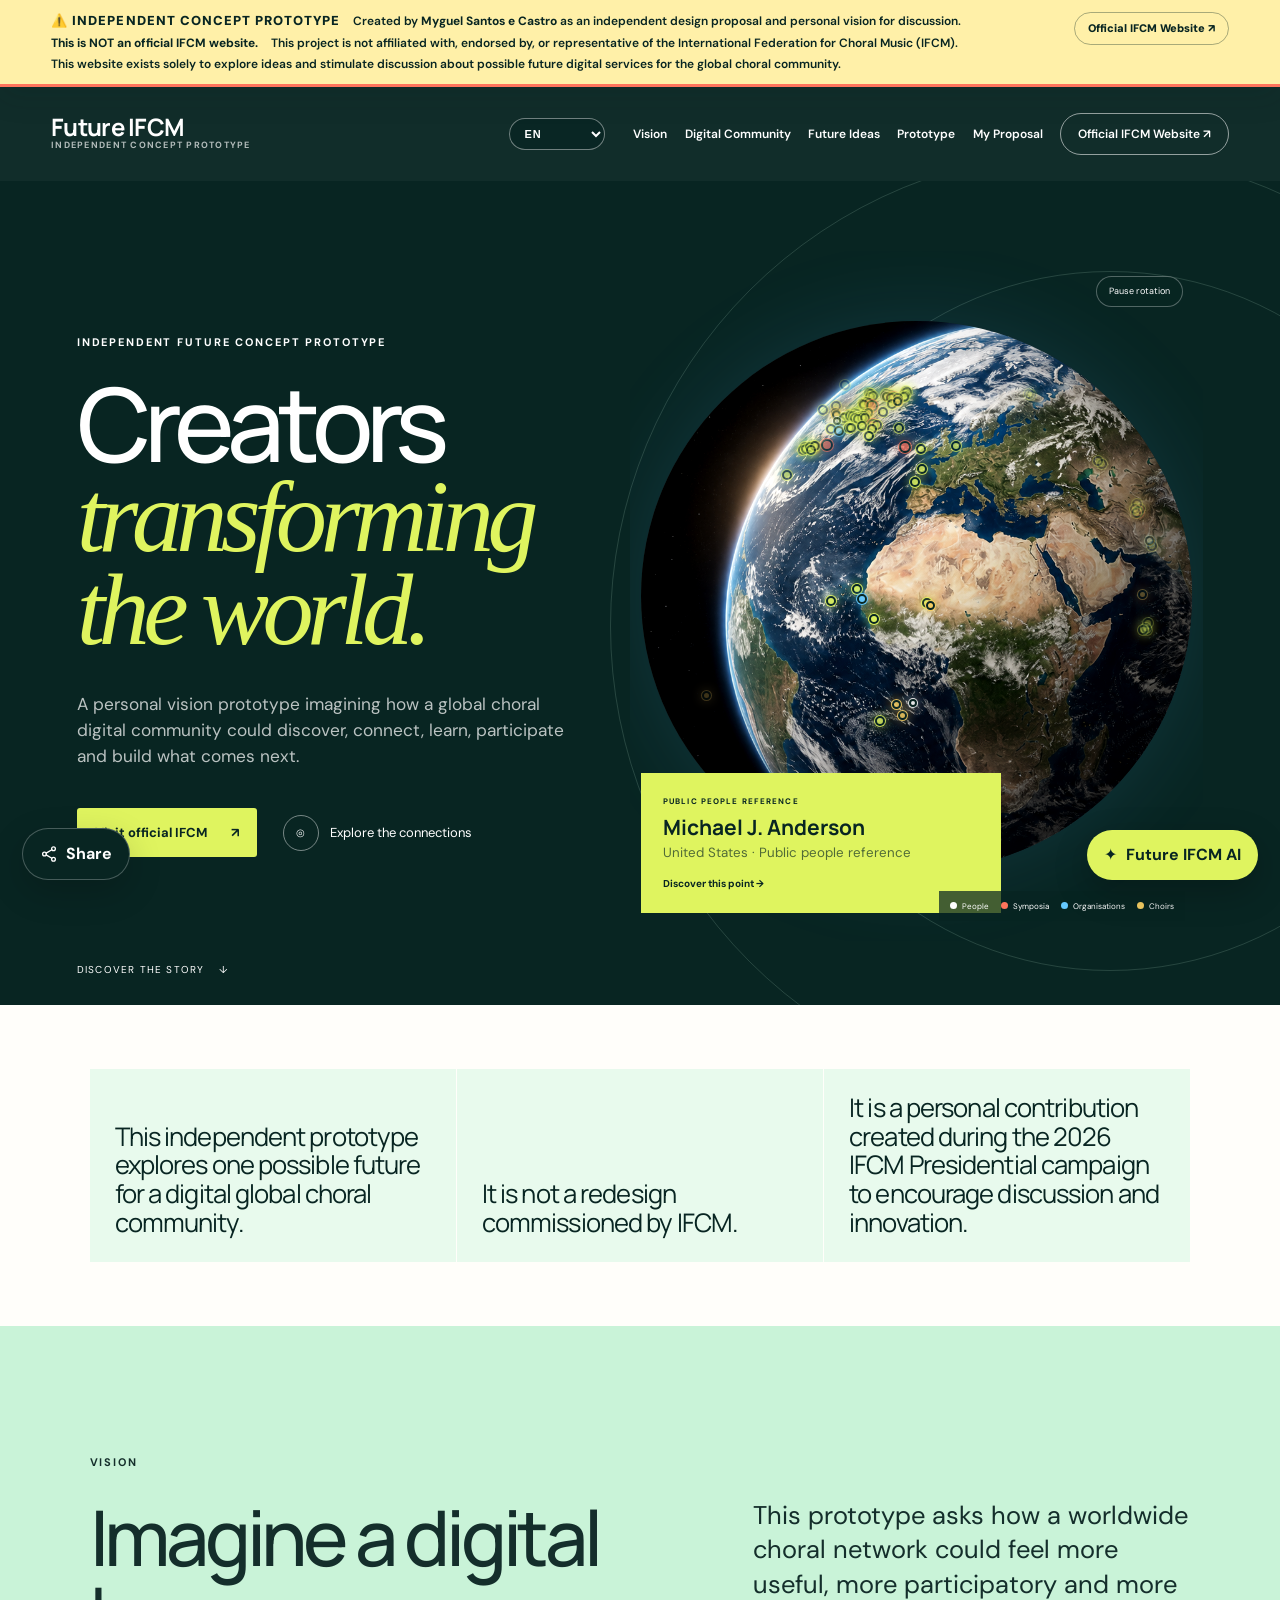
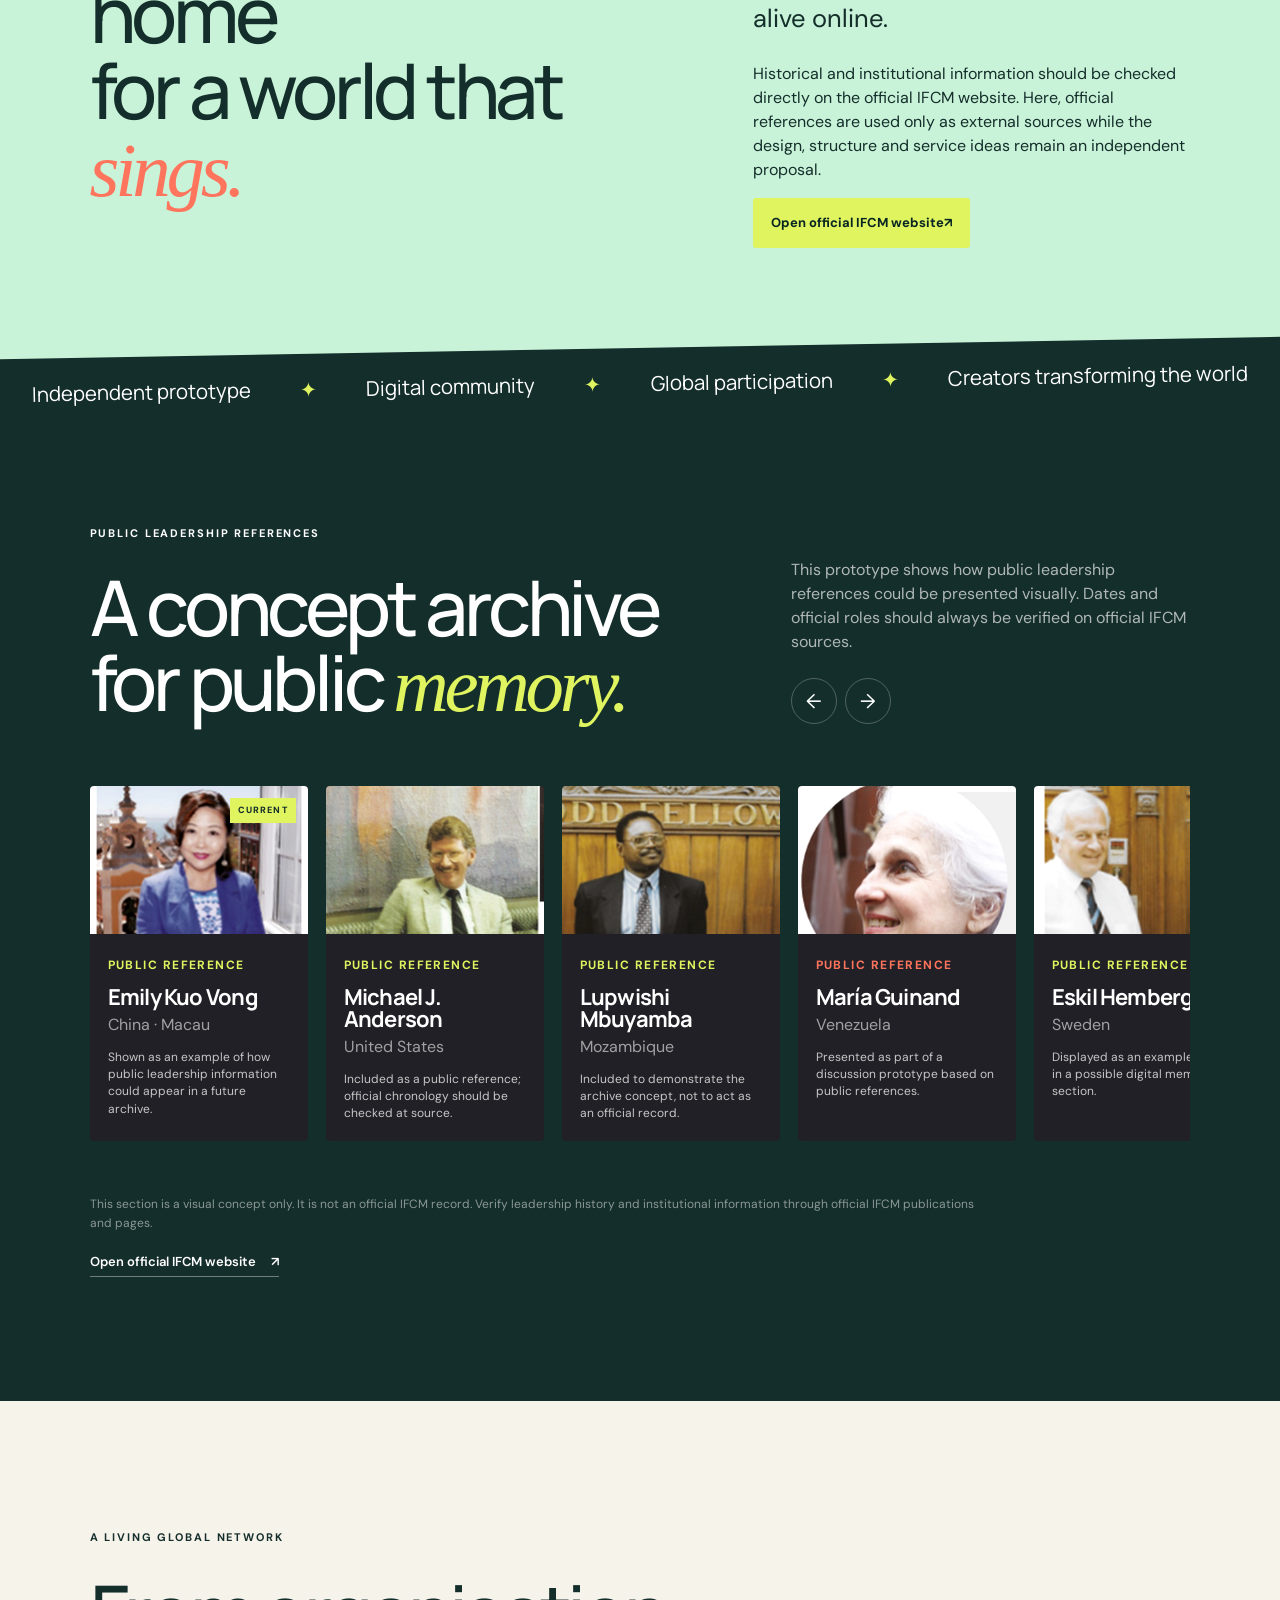
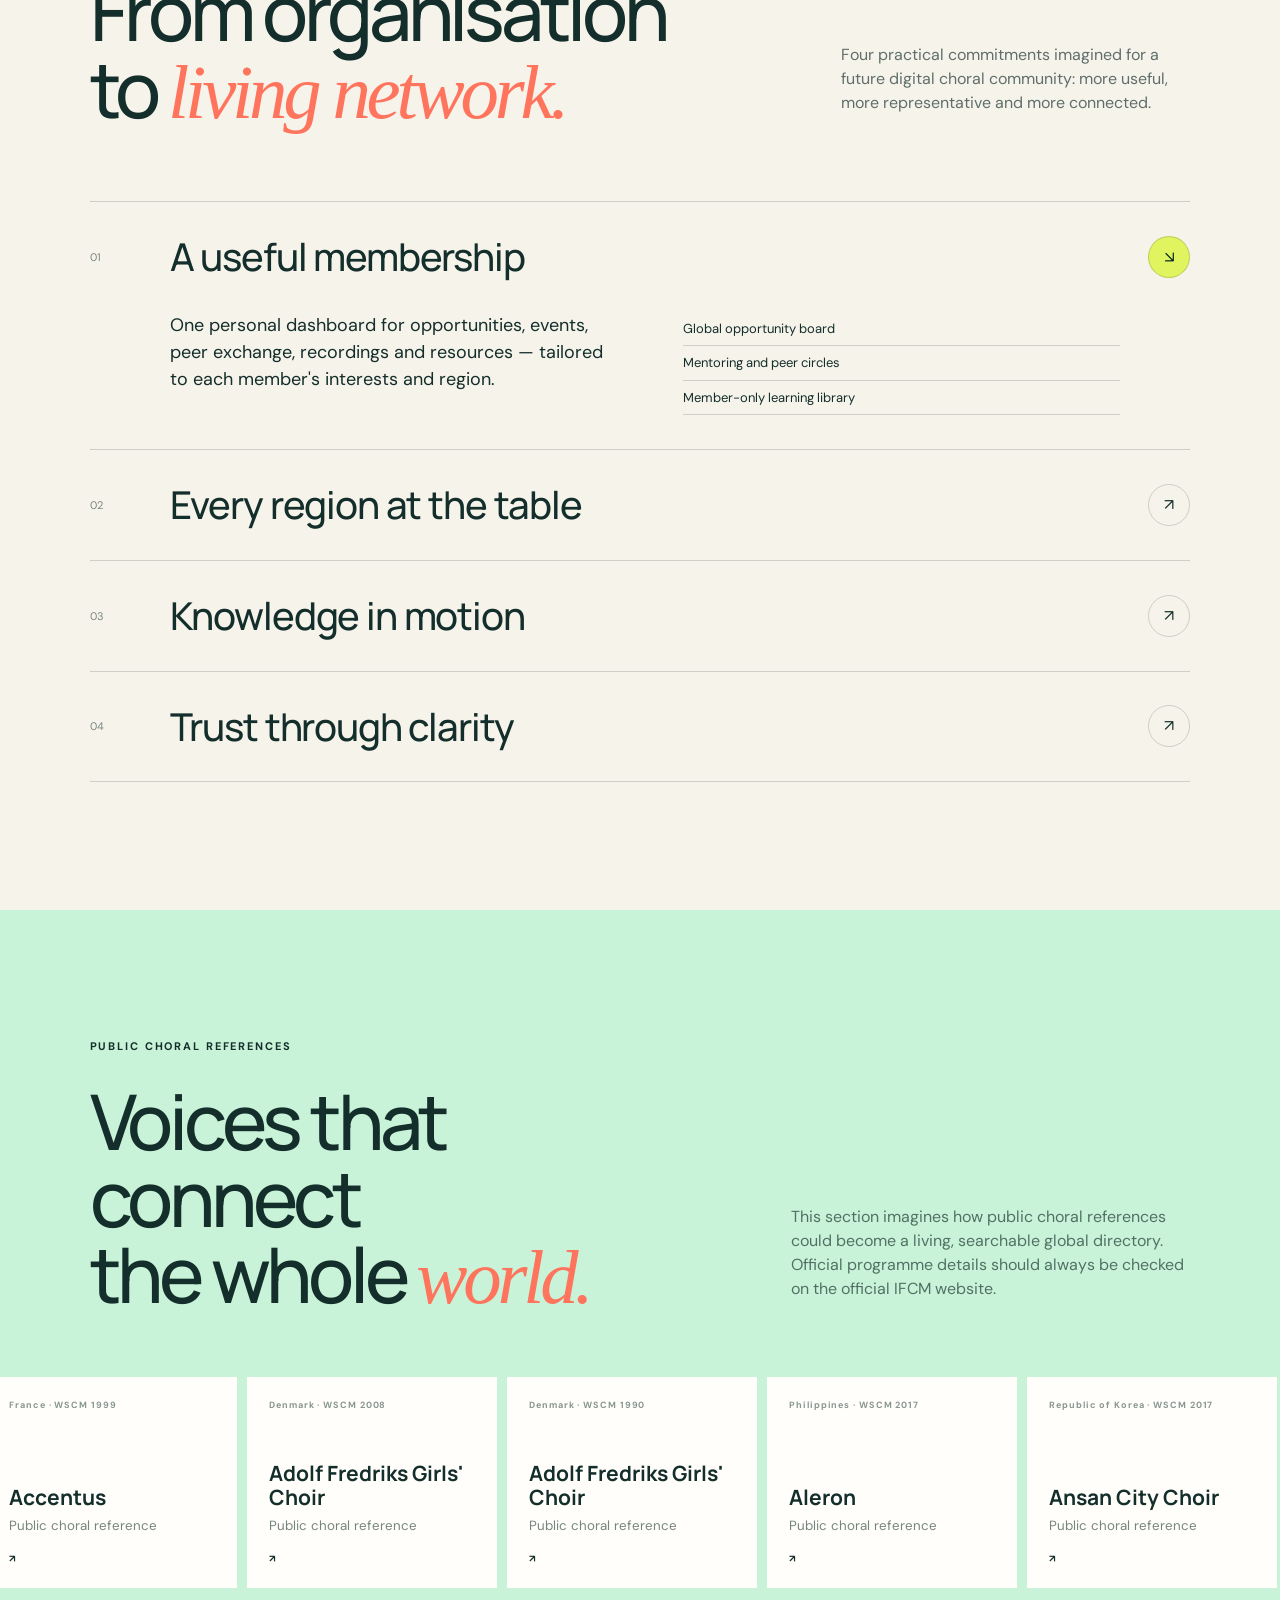
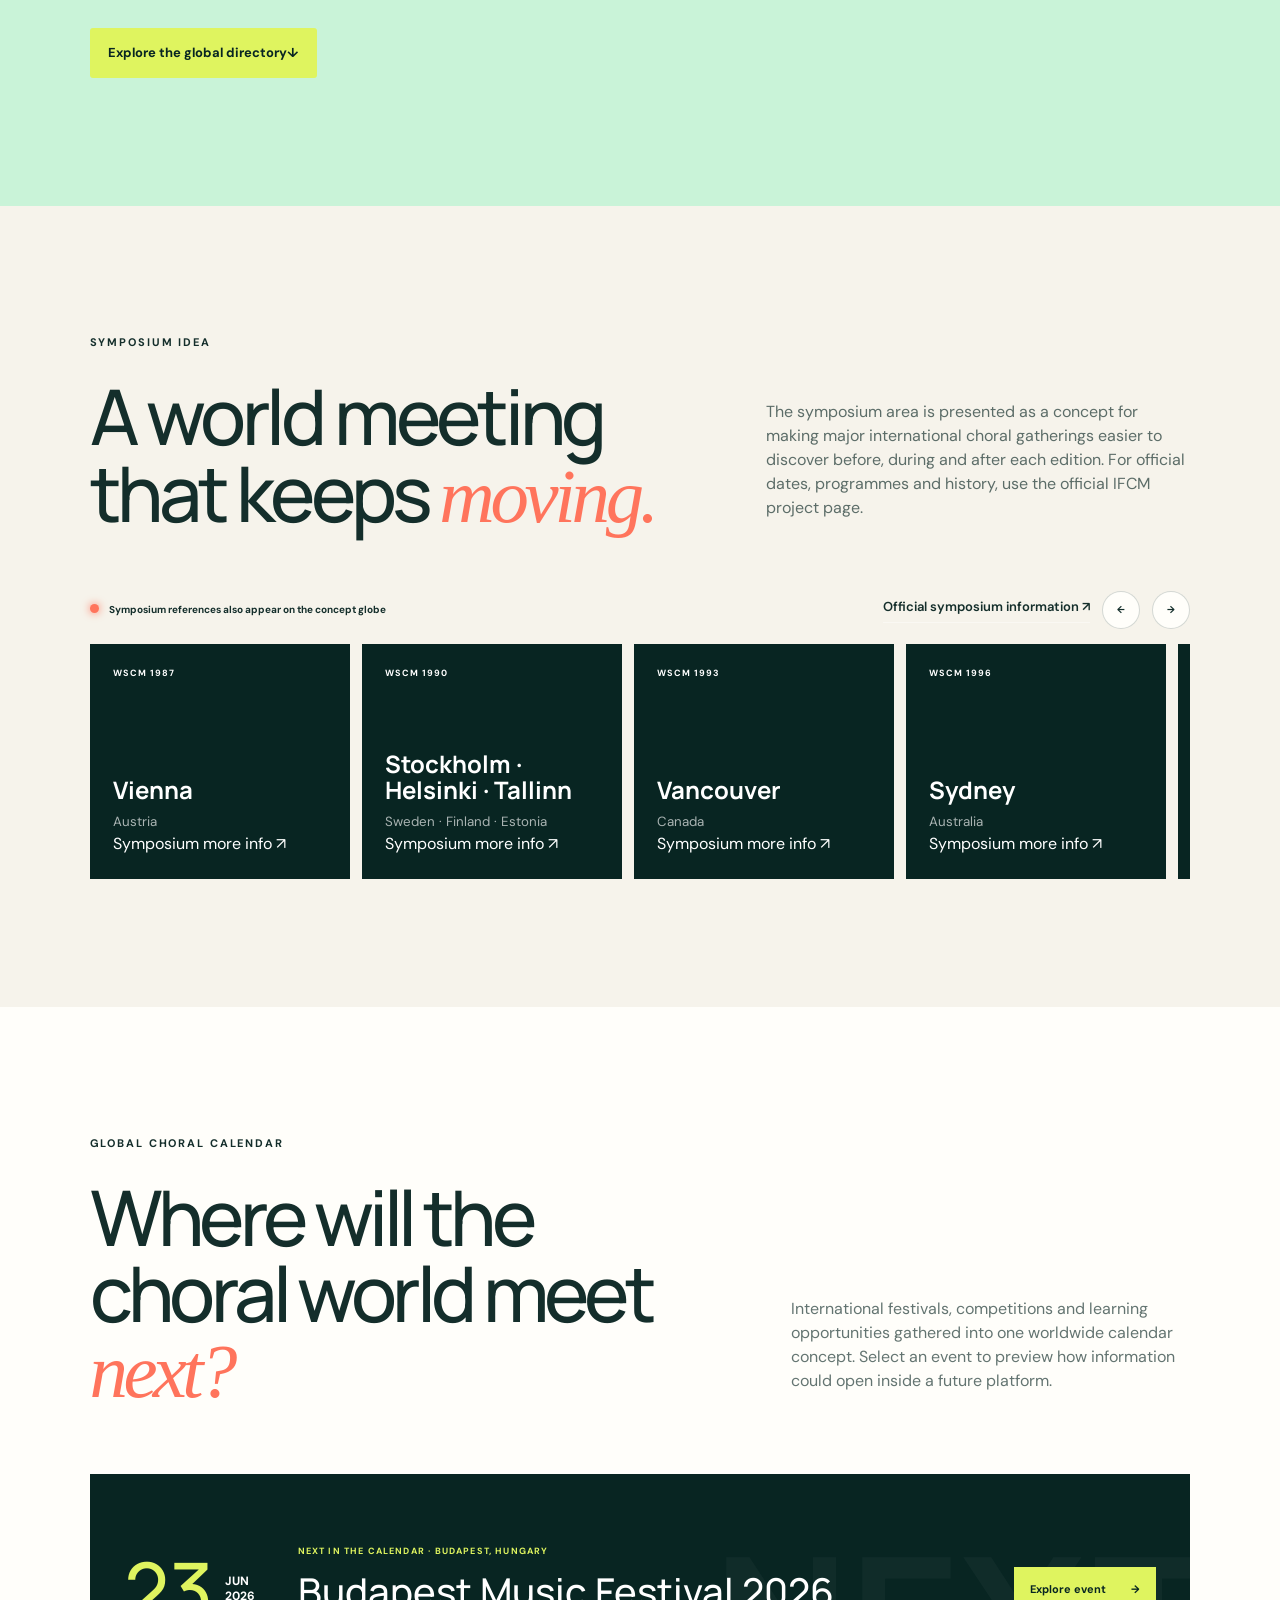
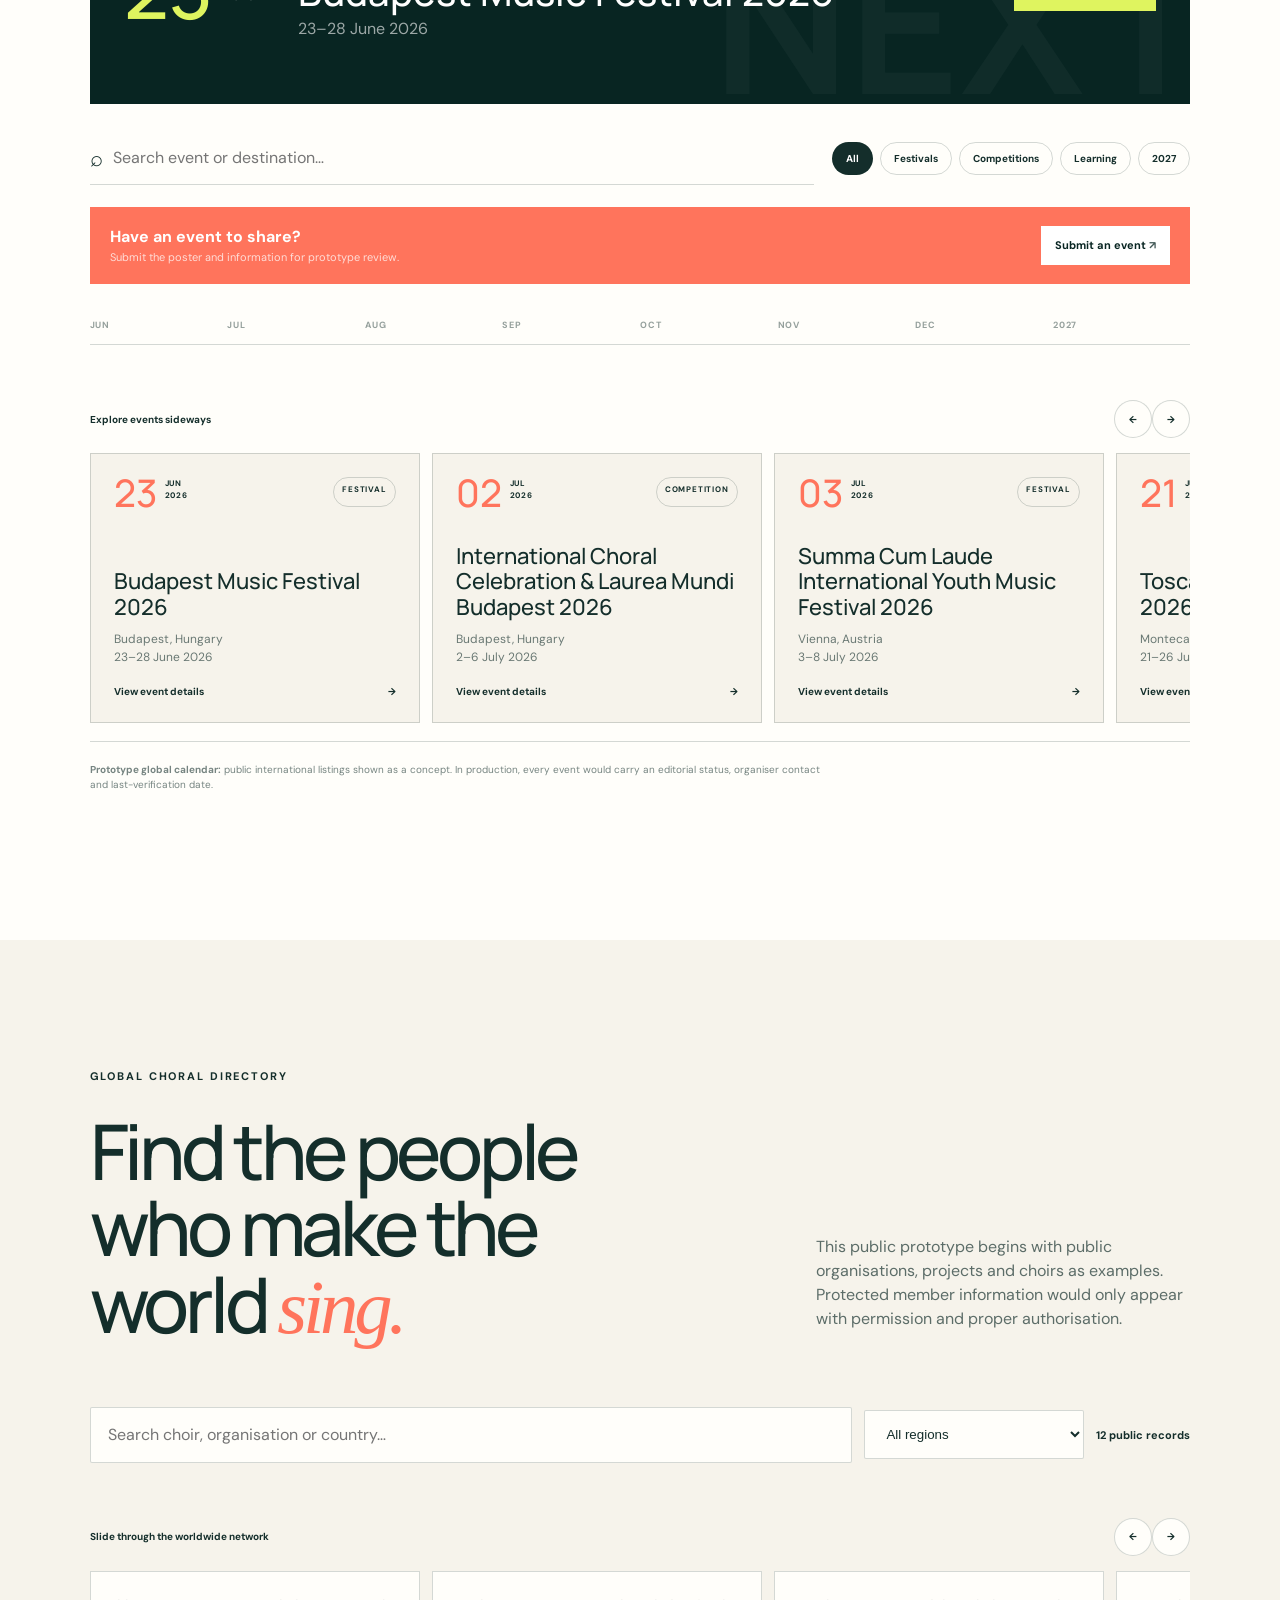
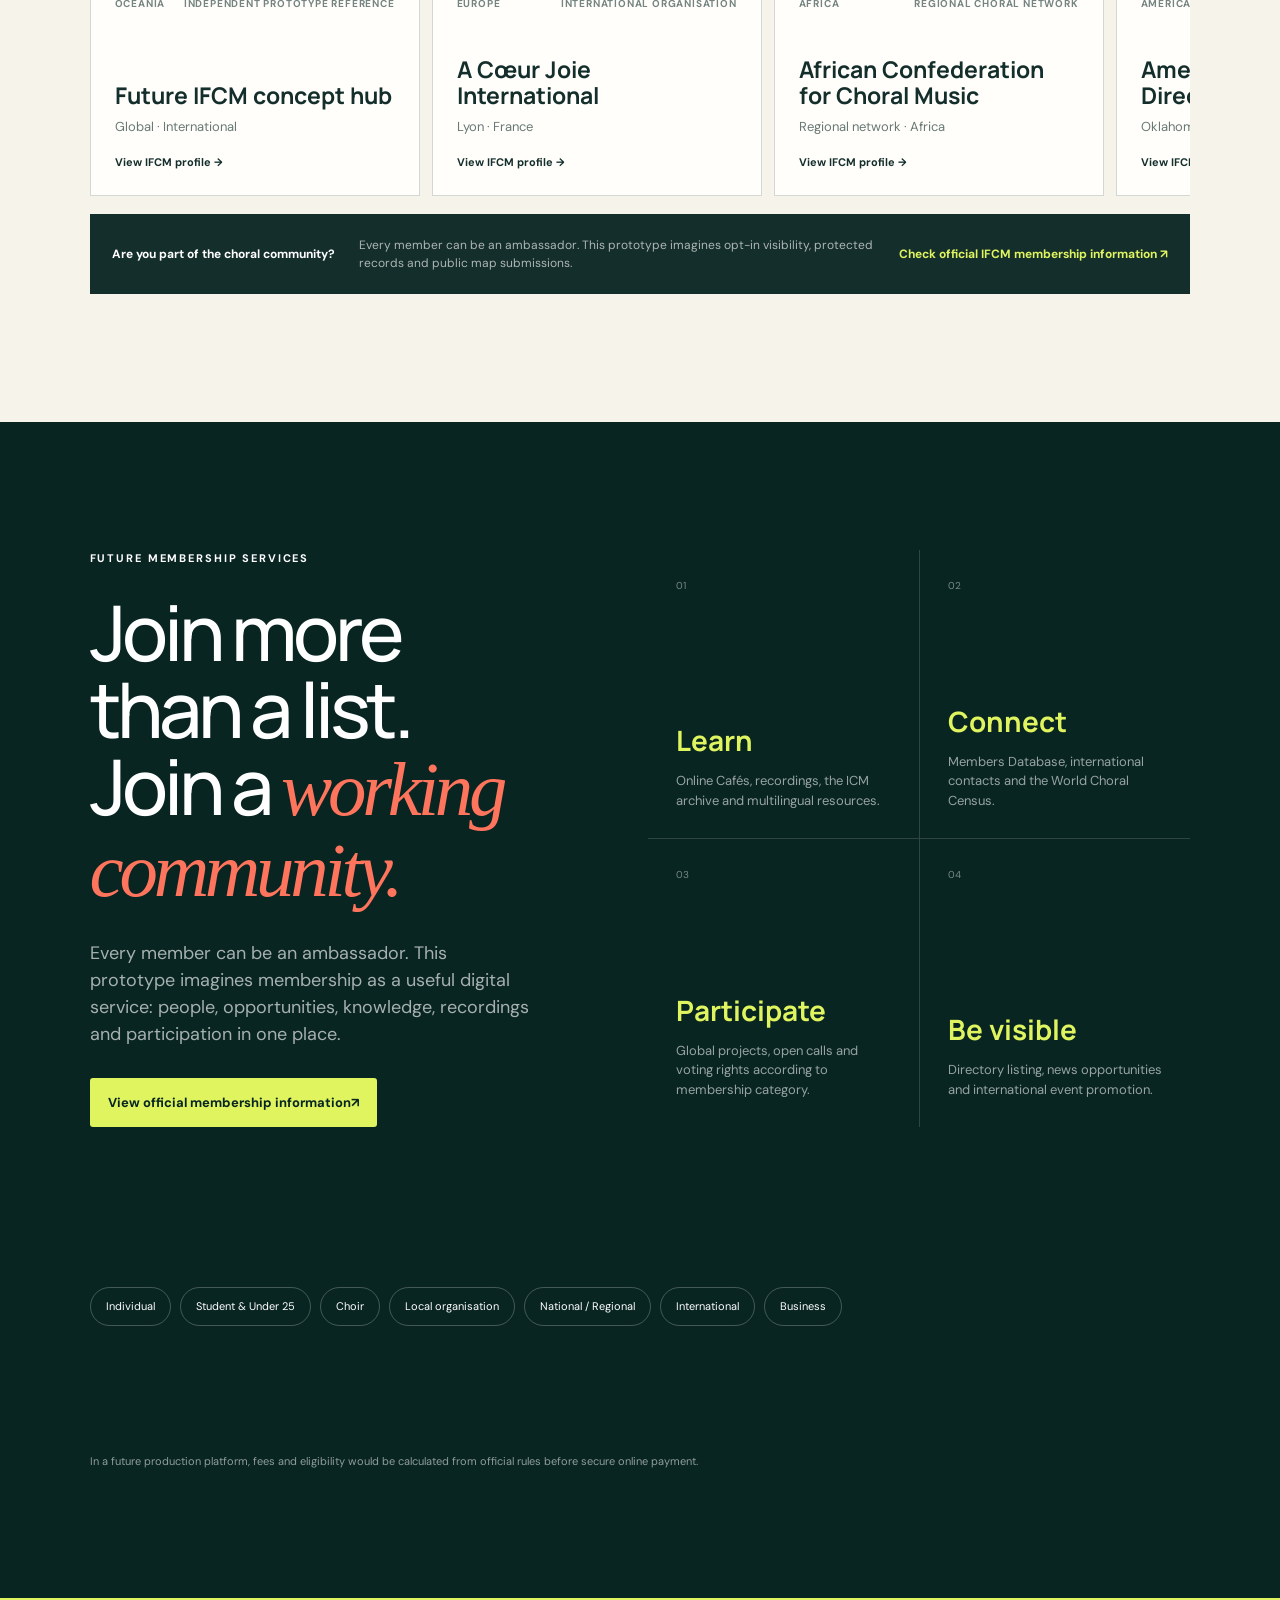
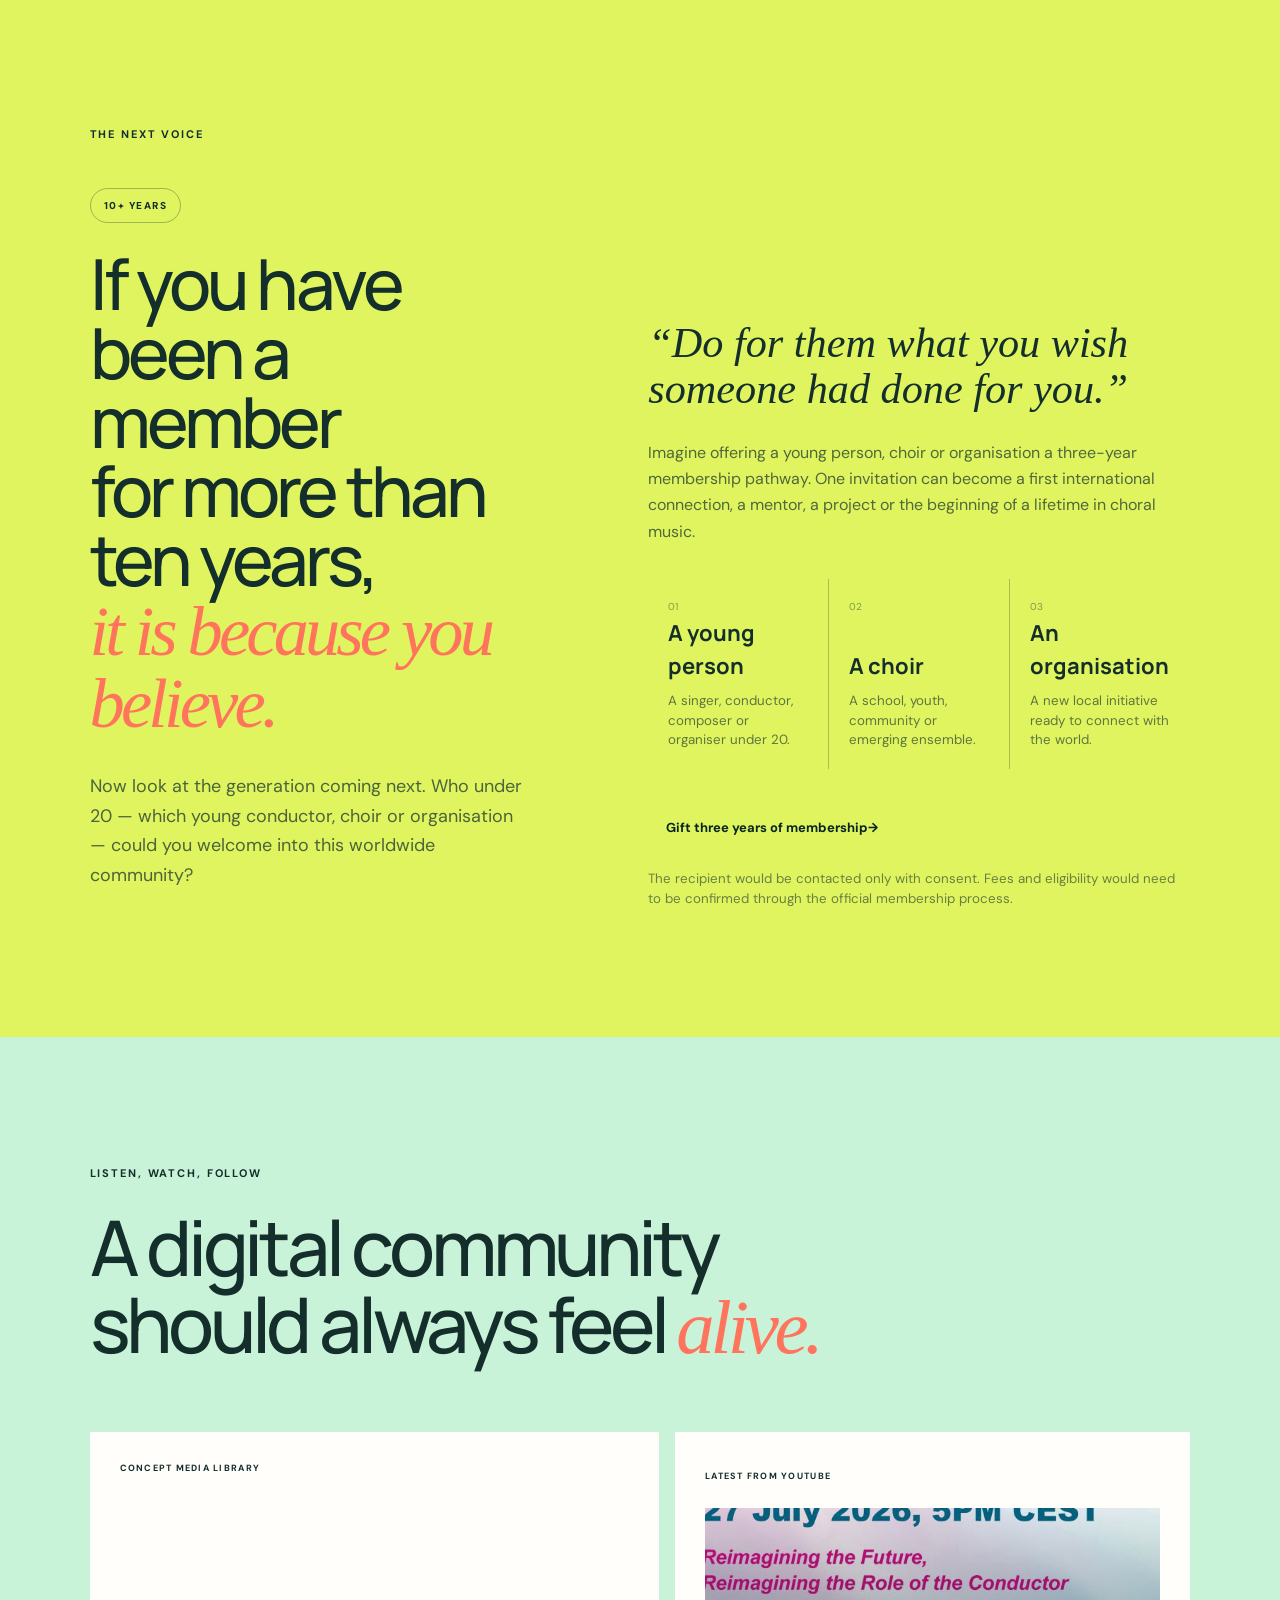
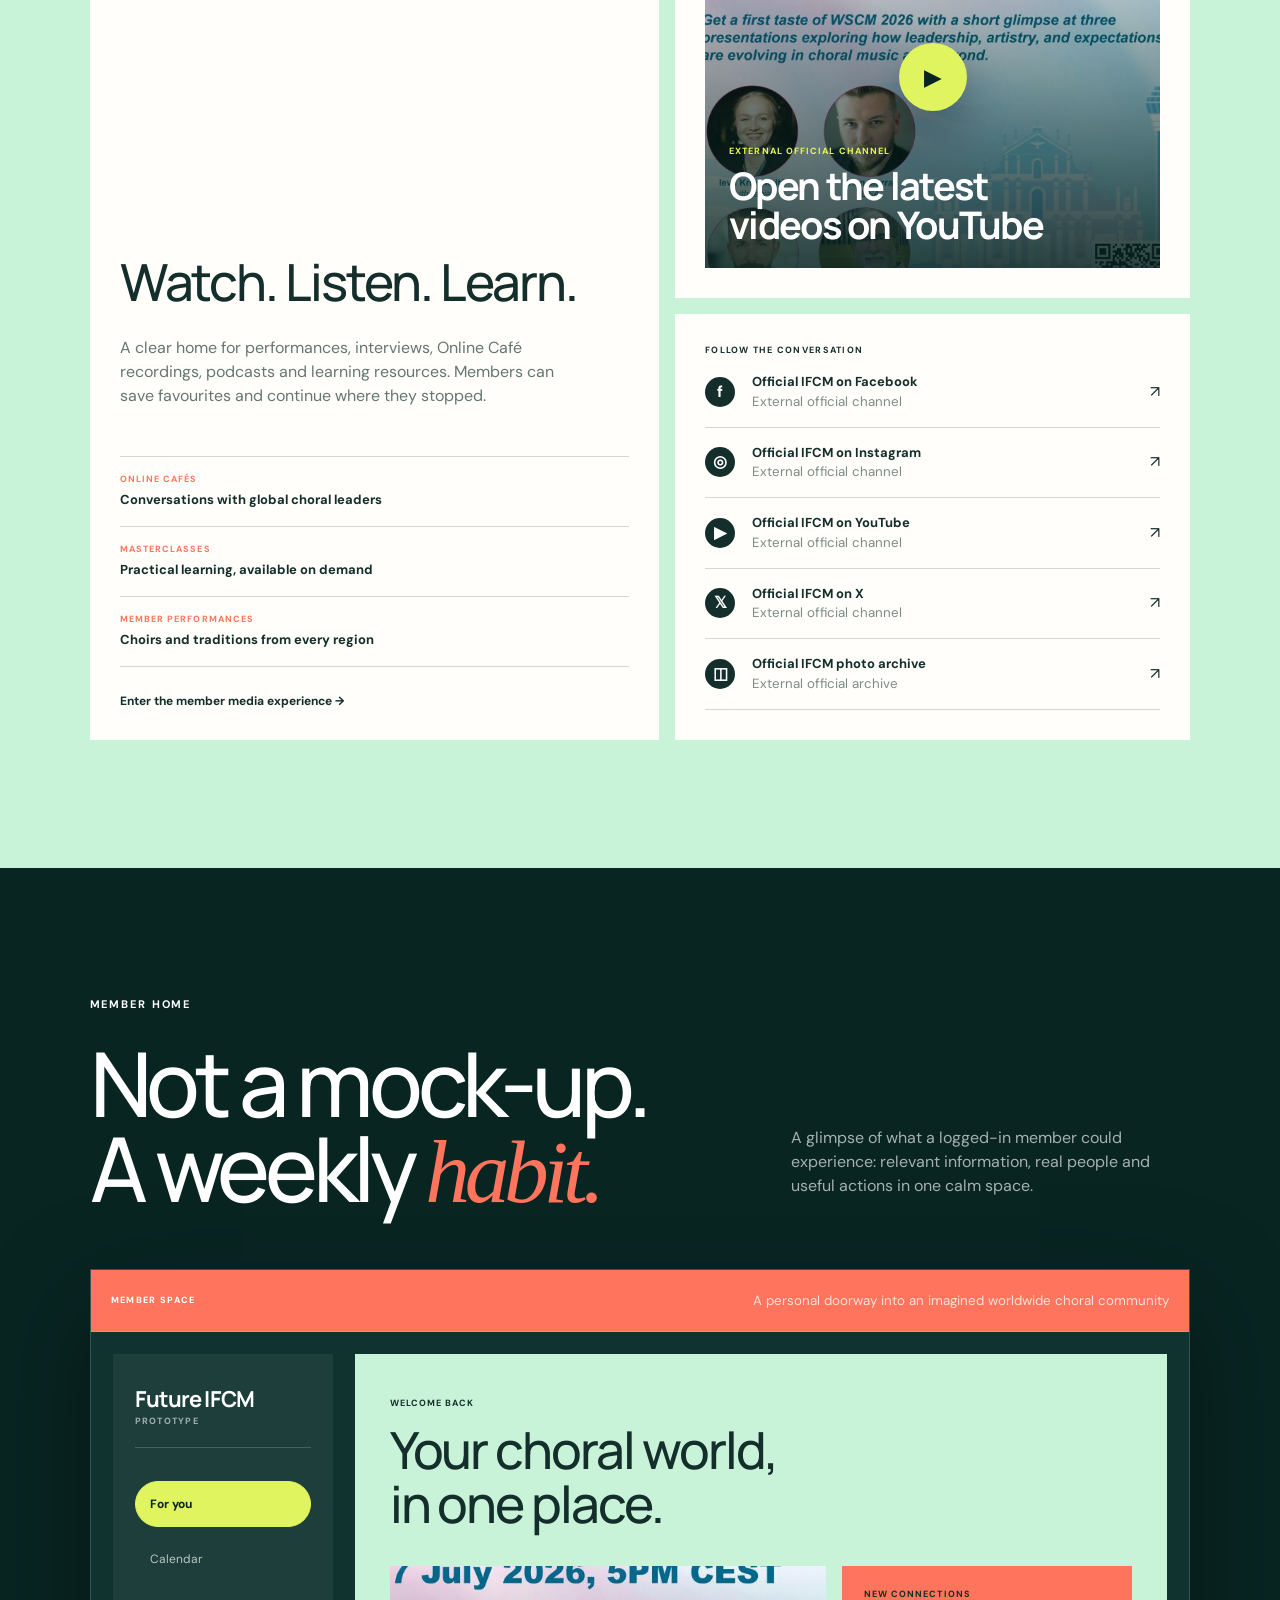
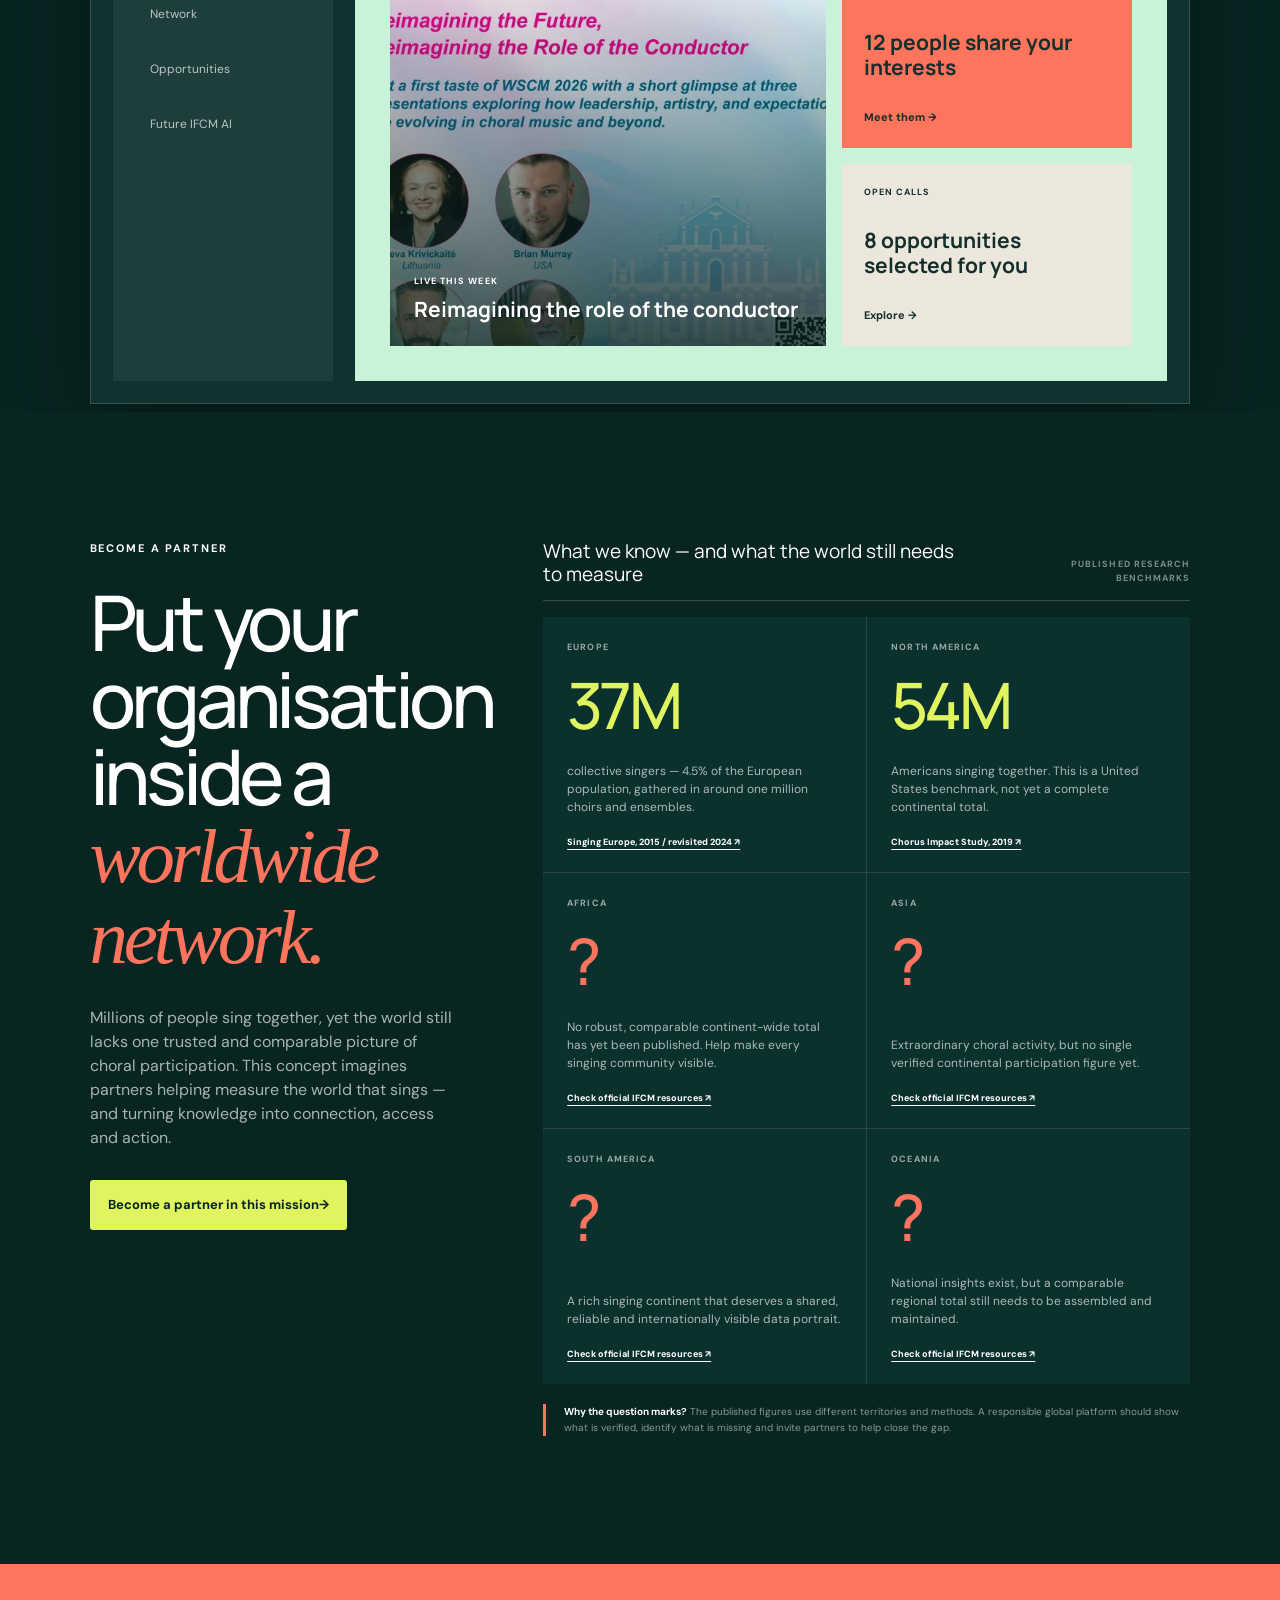
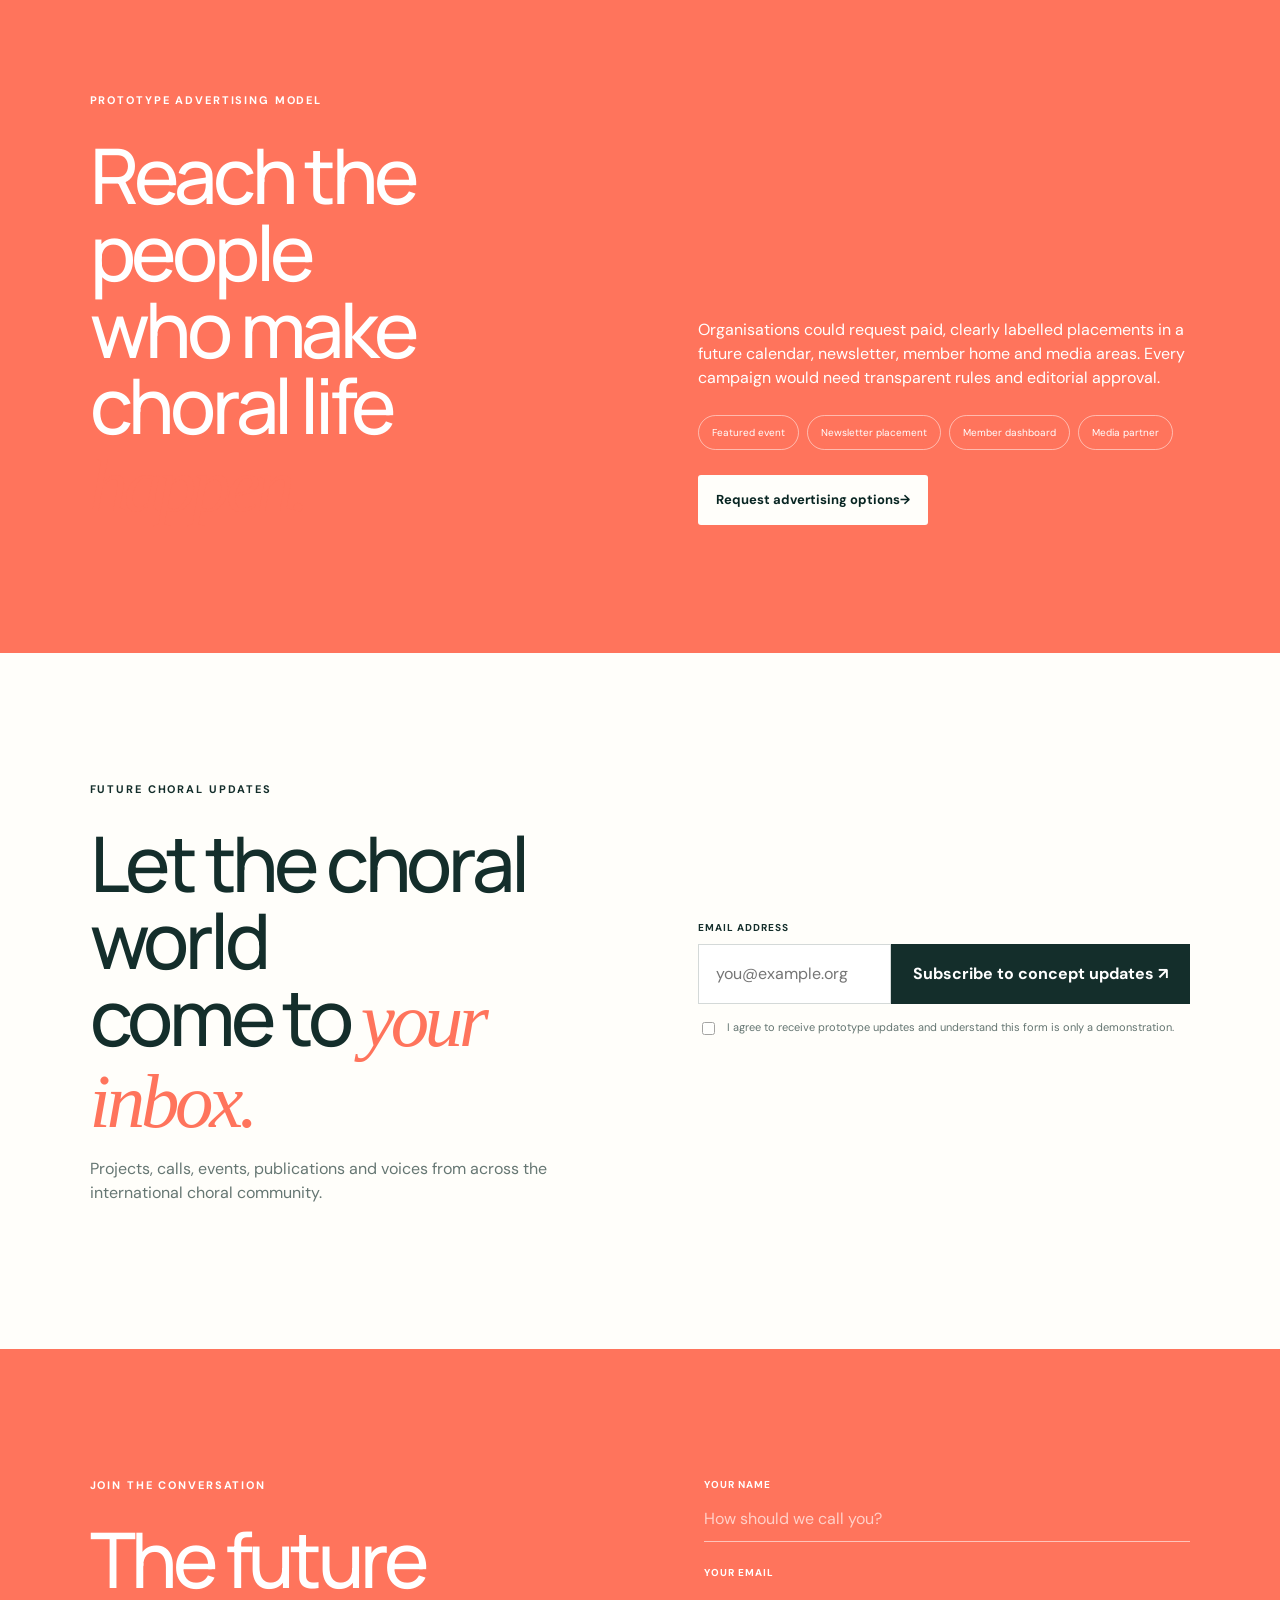
<file: index.html>
<!doctype html>
<html lang="en">
<head>
  <meta charset="utf-8">
  <meta name="viewport" content="width=device-width, initial-scale=1">
  <meta name="description" content="Independent concept prototype created by Myguel Santos e Castro to explore possible future digital services for the global choral community. Not affiliated with, endorsed by, or representative of IFCM.">
  <meta property="og:title" content="Future IFCM – Independent Concept Prototype">
  <meta property="og:description" content="Independent concept prototype and personal vision by Myguel Santos e Castro. Not an official IFCM website and not affiliated with or endorsed by IFCM.">
  <meta property="og:type" content="website">
  <meta property="og:url" content="https://imagineifcm.pages.dev/">
  <meta name="twitter:card" content="summary_large_image">
  <meta name="twitter:title" content="Future IFCM – Independent Concept Prototype">
  <meta name="twitter:description" content="Independent concept prototype by Myguel Santos e Castro. Not affiliated with, endorsed by, or representative of IFCM.">
  <title>Future IFCM – Independent Concept Prototype</title>
  <link rel="preconnect" href="https://fonts.googleapis.com">
  <link rel="preconnect" href="https://fonts.gstatic.com" crossorigin>
  <link href="https://fonts.googleapis.com/css2?family=DM+Sans:wght@400;500;600;700&family=Manrope:wght@400;500;600;700&display=swap" rel="stylesheet">
  <link rel="stylesheet" href="styles.css?v=22">
  <script type="application/ld+json">
  {
    "@context": "https://schema.org",
    "@type": "CreativeWork",
    "name": "Future IFCM – Independent Concept Prototype",
    "description": "Independent concept prototype created by Myguel Santos e Castro as a personal design proposal for discussion about possible future digital services for the global choral community. This is not an official IFCM website and is not affiliated with, endorsed by, or representative of the International Federation for Choral Music.",
    "creator": {"@type": "Person", "name": "Myguel Santos e Castro"},
    "url": "https://imagineifcm.pages.dev/",
    "isBasedOn": "An independent design vision and discussion prototype, not an official IFCM platform."
  }
  </script>
</head>
<body>
  <div class="concept-bar" translate="no">
    <div>
      <strong>⚠️ INDEPENDENT CONCEPT PROTOTYPE</strong>
      <span>Created by <b>Myguel Santos e Castro</b> as an independent design proposal and personal vision for discussion.</span>
      <span><b>This is NOT an official IFCM website.</b></span>
      <span>This project is not affiliated with, endorsed by, or representative of the International Federation for Choral Music (IFCM).</span>
      <span>This website exists solely to explore ideas and stimulate discussion about possible future digital services for the global choral community.</span>
    </div>
    <a href="https://www.ifcm.net/" target="_blank" rel="noreferrer">Official IFCM Website ↗</a>
  </div>

  <header class="site-header">
    <a class="brand text-brand" href="#top" aria-label="Future IFCM independent concept prototype home">
      <strong>Future IFCM</strong>
      <span>Independent Concept Prototype</span>
    </a>
    <button class="menu-toggle" aria-expanded="false" aria-controls="main-nav">
      <span></span><span></span>
      <span class="sr-only">Open menu</span>
    </button>
    <div class="language-picker notranslate" translate="no">
      <label class="sr-only" for="language-select">Language</label>
      <select id="language-select" aria-label="Language">
        <option value="en">EN</option>
        <option value="es">ES</option>
        <option value="fr">FR</option>
        <option value="zh">中文</option>
        <option value="pt">PT</option>
        <option value="de">DE</option>
        <option value="it">IT</option>
        <option value="hi">हिन्दी</option>
        <option value="ar">العربية</option>
        <option value="bn">বাংলা</option>
        <option value="ru">RU</option>
        <option value="ur">اردو</option>
      </select>
      <div id="google_translate_element" class="google-translate-host" aria-hidden="true"></div>
    </div>
    <nav id="main-nav">
      <a href="#about">Vision</a>
      <a href="#projects">Digital Community</a>
      <a href="#services">Future Ideas</a>
      <a href="#media">Prototype</a>
      <a href="#proposal">My Proposal</a>
      <a class="nav-cta" href="https://www.ifcm.net/" target="_blank" rel="noreferrer">Official IFCM Website ↗</a>
    </nav>
  </header>

  <main id="top">
    <section class="hero" id="world">
      <div class="hero-orbit orbit-one"></div>
      <div class="hero-orbit orbit-two"></div>
      <div class="hero-copy">
        <p class="eyebrow">Independent future concept prototype</p>
        <h1>Creators<br><em>transforming the world.</em></h1>
        <p class="hero-intro">A personal vision prototype imagining how a global choral digital community could discover, connect, learn, participate and build what comes next.</p>
        <div class="hero-actions">
          <a class="button button-dark" href="https://www.ifcm.net/" target="_blank" rel="noreferrer">Visit official IFCM <span>↗</span></a>
          <a class="play-button" href="#ambassadors"><i>◎</i> Explore the connections</a>
        </div>
      </div>
      <div class="hero-earth" aria-label="Interactive concept globe showing public people, symposia, organisations and choirs around the world">
        <div class="ambassador-world">
          <div class="rotating-globe" aria-label="Rotating globe of public references and global choirs">
            <div class="globe-surface"></div>
            <div class="globe-shade"></div>
            <div class="ambassador-pins"></div>
          </div>
          <div class="ambassador-card">
            <span>CONCEPT MAP</span>
            <strong class="ambassador-name">One world. Many ways to belong.</strong>
            <small class="ambassador-location">Select a pin to explore examples, public references and imagined digital connections for discussion.</small>
            <button class="ambassador-link" type="button" data-open-detail>Discover this point →</button>
          </div>
          <button class="globe-motion" type="button" aria-pressed="false">Pause rotation</button>
          <div class="globe-key" aria-label="Globe pin legend"><span><i class="key-person"></i>People</span><span><i class="key-symposium"></i>Symposia</span><span><i class="key-organisation"></i>Organisations</span><span><i class="key-choir"></i>Choirs</span></div>
        </div>
      </div>
      <a class="scroll-cue" href="#about">Discover the story <span>↓</span></a>
    </section>

    <section class="prototype-intro" id="proposal">
      <p>This independent prototype explores one possible future for a digital global choral community.</p>
      <p>It is not a redesign commissioned by IFCM.</p>
      <p>It is a personal contribution created during the 2026 IFCM Presidential campaign to encourage discussion and innovation.</p>
    </section>

    <section class="manifesto" id="about">
      <p class="section-label">Vision</p>
      <div class="manifesto-grid">
        <h2>Imagine a digital home<br>for a world that <span>sings.</span></h2>
        <div>
          <p class="large-copy">This prototype asks how a worldwide choral network could feel more useful, more participatory and more alive online.</p>
          <p>Historical and institutional information should be checked directly on the official IFCM website. Here, official references are used only as external sources while the design, structure and service ideas remain an independent proposal.</p>
          <a class="button button-dark" href="https://www.ifcm.net/" target="_blank" rel="noreferrer">Open official IFCM website <span>↗</span></a>
        </div>
      </div>
      <div class="manifesto-strip" aria-label="Vision values">
        <span>Independent prototype</span><i>✦</i><span>Digital community</span><i>✦</i><span>Global participation</span><i>✦</i><span>Creators transforming the world</span>
      </div>
    </section>

    <section class="presidents" id="presidents">
      <div class="presidents-heading">
        <div>
          <p class="section-label">Public leadership references</p>
          <h2>A concept archive<br>for public <em>memory.</em></h2>
        </div>
        <div>
          <p>This prototype shows how public leadership references could be presented visually. Dates and official roles should always be verified on official IFCM sources.</p>
          <div class="president-navigation"><button type="button" data-scroll-rail="presidents" data-direction="-1" aria-label="Previous presidents">←</button><button type="button" data-scroll-rail="presidents" data-direction="1" aria-label="Next presidents">→</button></div>
        </div>
      </div>
      <div class="presidents-rail" data-rail="presidents">
        <article class="president-card current">
          <img src="assets/presidents/emily.jpg" alt="Emily Kuo Vong">
          <div><span>Public reference</span><h3>Emily Kuo Vong</h3><p>China · Macau</p><small>Shown as an example of how public leadership information could appear in a future archive.</small></div>
        </article>
        <article class="president-card">
          <img src="assets/presidents/michael.jpg" alt="Michael J. Anderson">
          <div><span>Public reference</span><h3>Michael J. Anderson</h3><p>United States</p><small>Included as a public reference; official chronology should be checked at source.</small></div>
        </article>
        <article class="president-card">
          <img src="assets/presidents/lupwishi.jpg" alt="Lupwishi Mbuyamba">
          <div><span>Public reference</span><h3>Lupwishi Mbuyamba</h3><p>Mozambique</p><small>Included to demonstrate the archive concept, not to act as an official record.</small></div>
        </article>
        <article class="president-card acting">
          <img src="assets/presidents/maria.jpg" alt="María Guinand">
          <div><span>Public reference</span><h3>María Guinand</h3><p>Venezuela</p><small>Presented as part of a discussion prototype based on public references.</small></div>
        </article>
        <article class="president-card">
          <img src="assets/presidents/eskil.jpg" alt="Eskil Hemberg">
          <div><span>Public reference</span><h3>Eskil Hemberg</h3><p>Sweden</p><small>Displayed as an example item in a possible digital memory section.</small></div>
        </article>
        <article class="president-card">
          <img src="assets/presidents/claude.jpg" alt="Claude Tagger">
          <div><span>Public reference</span><h3>Claude Tagger</h3><p>France</p><small>Included as a public reference for visual demonstration purposes.</small></div>
        </article>
        <article class="president-card">
          <img src="assets/presidents/royce.png" alt="Royce Saltzman">
          <div><span>Public reference</span><h3>Royce Saltzman</h3><p>United States</p><small>Shown to illustrate how public leadership memory could be navigated.</small></div>
        </article>
        <article class="president-card founder">
          <img src="assets/presidents/paul.jpg" alt="Paul Wehrle">
          <div><span>Public reference</span><h3>Paul Wehrle</h3><p>Germany</p><small>Displayed as a public reference; official details belong on official sources.</small></div>
        </article>
      </div>
      <p class="presidents-source">This section is a visual concept only. It is not an official IFCM record. Verify leadership history and institutional information through official IFCM publications and pages.</p>
      <a class="text-link" href="https://www.ifcm.net/" target="_blank" rel="noreferrer">Open official IFCM website <span>↗</span></a>
    </section>

    <section class="priorities" id="projects">
      <div class="section-heading">
        <div>
          <p class="section-label">A living global network</p>
          <h2>From organisation<br>to <em>living network.</em></h2>
        </div>
        <p>Four practical commitments imagined for a future digital choral community: more useful, more representative and more connected.</p>
      </div>

      <div class="priority-list">
        <article class="priority active" data-priority="1">
          <button>
            <span class="priority-number">01</span>
            <span class="priority-title">A useful membership</span>
            <span class="priority-arrow">↗</span>
          </button>
          <div class="priority-content">
            <p>One personal dashboard for opportunities, events, peer exchange, recordings and resources — tailored to each member's interests and region.</p>
            <ul>
              <li>Global opportunity board</li>
              <li>Mentoring and peer circles</li>
              <li>Member-only learning library</li>
            </ul>
          </div>
        </article>
        <article class="priority" data-priority="2">
          <button>
            <span class="priority-number">02</span>
            <span class="priority-title">Every region at the table</span>
            <span class="priority-arrow">↗</span>
          </button>
          <div class="priority-content">
            <p>Regional councils with a direct route into decision-making, translation, programming and visibility across the whole community.</p>
            <ul>
              <li>Regional listening assemblies</li>
              <li>Multilingual communication</li>
              <li>Transparent representation</li>
            </ul>
          </div>
        </article>
        <article class="priority" data-priority="3">
          <button>
            <span class="priority-number">03</span>
            <span class="priority-title">Knowledge in motion</span>
            <span class="priority-arrow">↗</span>
          </button>
          <div class="priority-content">
            <p>A global learning platform where conductors, composers, singers, managers and researchers can teach, discover and collaborate.</p>
            <ul>
              <li>Open multilingual resources</li>
              <li>Monthly digital studios</li>
              <li>Emerging leader programme</li>
            </ul>
          </div>
        </article>
        <article class="priority" data-priority="4">
          <button>
            <span class="priority-number">04</span>
            <span class="priority-title">Trust through clarity</span>
            <span class="priority-arrow">↗</span>
          </button>
          <div class="priority-content">
            <p>Clear priorities, accessible budgets, visible decisions and regular reporting — making members partners in the future direction of the community.</p>
            <ul>
              <li>Public strategy dashboard</li>
              <li>Open calls and criteria</li>
              <li>Annual member assembly</li>
            </ul>
          </div>
        </article>
      </div>
    </section>

    <section class="ambassadors" id="ambassadors">
      <div class="ambassadors-heading">
        <div><p class="section-label">Public choral references</p><h2>Voices that connect<br>the whole <em>world.</em></h2></div>
        <p>This section imagines how public choral references could become a living, searchable global directory. Official programme details should always be checked on the official IFCM website.</p>
      </div>
      <div class="ambassador-marquee" aria-label="Selected public choral references"></div>
      <a class="button button-dark" href="#directory">Explore the global directory <span>↓</span></a>
    </section>

    <section class="symposium" id="symposium">
      <div class="symposium-heading">
        <div><p class="section-label">Symposium idea</p><h2>A world meeting<br>that keeps <em>moving.</em></h2></div>
        <p>The symposium area is presented as a concept for making major international choral gatherings easier to discover before, during and after each edition. For official dates, programmes and history, use the official IFCM project page.</p>
      </div>
      <div class="symposium-legend"><span><i></i> Symposium references also appear on the concept globe</span><a class="text-link" href="https://www.ifcm.net/projects/world-symposium-on-choral-music" target="_blank" rel="noreferrer">Official symposium information ↗</a><button type="button" data-scroll-rail="symposium" data-direction="-1" aria-label="Previous symposia">←</button><button type="button" data-scroll-rail="symposium" data-direction="1" aria-label="Next symposia">→</button></div>
      <div class="symposium-rail" data-rail="symposium"></div>
    </section>

    <section class="global-calendar" id="calendar">
      <div class="calendar-heading">
        <div>
          <p class="section-label">Global choral calendar</p>
          <h2>Where will the<br>choral world meet <em>next?</em></h2>
        </div>
        <div class="calendar-intro">
          <p>International festivals, competitions and learning opportunities gathered into one worldwide calendar concept. Select an event to preview how information could open inside a future platform.</p>
        </div>
      </div>
      <article class="calendar-featured">
        <div class="featured-date"><strong>23</strong><span>JUN<br>2026</span></div>
        <div class="featured-copy">
          <small>NEXT IN THE CALENDAR · BUDAPEST, HUNGARY</small>
          <h3>Budapest Music Festival 2026</h3>
          <p>23–28 June 2026</p>
        </div>
        <button type="button" data-featured-event="0">Explore event <span>→</span></button>
      </article>
      <div class="calendar-controls">
        <div class="calendar-search"><span>⌕</span><input id="calendar-search" type="search" placeholder="Search event or destination…"></div>
        <div class="calendar-filters">
          <button class="active" type="button" data-calendar-filter="all">All</button>
          <button type="button" data-calendar-filter="festival">Festivals</button>
          <button type="button" data-calendar-filter="competition">Competitions</button>
          <button type="button" data-calendar-filter="learning">Learning</button>
          <button type="button" data-calendar-filter="2027">2027</button>
        </div>
      </div>
      <div class="calendar-submit">
        <div><strong>Have an event to share?</strong><span>Submit the poster and information for prototype review.</span></div>
        <a href="admin.html">Submit an event <span>↗</span></a>
      </div>
      <div class="calendar-months">
        <span>JUN</span><span>JUL</span><span>AUG</span><span>SEP</span><span>OCT</span><span>NOV</span><span>DEC</span><span>2027</span>
      </div>
      <div class="rail-heading"><span>Explore events sideways</span><div><button type="button" data-scroll-rail="calendar" data-direction="-1" aria-label="Previous events">←</button><button type="button" data-scroll-rail="calendar" data-direction="1" aria-label="Next events">→</button></div></div>
      <div class="activity-grid" data-rail="calendar"></div>
      <div class="calendar-source">
        <p><strong>Prototype global calendar:</strong> public international listings shown as a concept. In production, every event would carry an editorial status, organiser contact and last-verification date.</p>
      </div>
    </section>

    <section class="directory" id="directory">
      <div class="directory-head">
        <div>
          <p class="section-label">Global choral directory</p>
          <h2>Find the people<br>who make the world <em>sing.</em></h2>
        </div>
        <p>This public prototype begins with public organisations, projects and choirs as examples. Protected member information would only appear with permission and proper authorisation.</p>
      </div>
      <div class="directory-tools">
        <label>
          <span class="sr-only">Search directory</span>
          <input id="directory-search" type="search" placeholder="Search choir, organisation or country…">
        </label>
        <select id="directory-region" aria-label="Filter by region">
          <option value="all">All regions</option>
          <option value="Africa">Africa</option>
          <option value="Americas">Americas</option>
          <option value="Asia">Asia</option>
          <option value="Europe">Europe</option>
          <option value="Oceania">Oceania</option>
        </select>
        <span class="directory-count"></span>
      </div>
      <div class="rail-heading"><span>Slide through the worldwide network</span><div><button type="button" data-scroll-rail="directory" data-direction="-1" aria-label="Previous members">←</button><button type="button" data-scroll-rail="directory" data-direction="1" aria-label="Next members">→</button></div></div>
      <div class="directory-grid" data-rail="directory"></div>
      <div class="directory-note">
        <strong>Are you part of the choral community?</strong>
        <span>Every member can be an ambassador. This prototype imagines opt-in visibility, protected records and public map submissions.</span>
        <a href="https://www.ifcm.net/" target="_blank" rel="noreferrer">Check official IFCM membership information ↗</a>
      </div>
    </section>

    <section class="membership" id="membership">
      <div class="membership-intro">
        <p class="section-label">Future membership services</p>
        <h2>Join more than a list.<br>Join a <em>working community.</em></h2>
        <p>Every member can be an ambassador. This prototype imagines membership as a useful digital service: people, opportunities, knowledge, recordings and participation in one place.</p>
        <a class="button button-dark" href="https://www.ifcm.net/" target="_blank" rel="noreferrer">View official membership information <span>↗</span></a>
      </div>
      <div class="benefit-grid">
        <article><span>01</span><strong>Learn</strong><p>Online Cafés, recordings, the ICM archive and multilingual resources.</p></article>
        <article><span>02</span><strong>Connect</strong><p>Members Database, international contacts and the World Choral Census.</p></article>
        <article><span>03</span><strong>Participate</strong><p>Global projects, open calls and voting rights according to membership category.</p></article>
        <article><span>04</span><strong>Be visible</strong><p>Directory listing, news opportunities and international event promotion.</p></article>
      </div>
      <div class="member-types">
        <span>Individual</span><span>Student & Under 25</span><span>Choir</span><span>Local organisation</span><span>National / Regional</span><span>International</span><span>Business</span>
      </div>
      <p class="fee-note">In a future production platform, fees and eligibility would be calculated from official rules before secure online payment.</p>
    </section>

    <section class="legacy-gift" id="legacy">
      <div class="legacy-message">
        <p class="section-label">The next voice</p>
        <span class="legacy-tenure">10+ YEARS</span>
        <h2>If you have been a member<br>for more than ten years,<br><em>it is because you believe.</em></h2>
        <p>Now look at the generation coming next. Who under 20 — which young conductor, choir or organisation — could you welcome into this worldwide community?</p>
      </div>
      <div class="legacy-action">
        <blockquote>“Do for them what you wish someone had done for you.”</blockquote>
        <p>Imagine offering a young person, choir or organisation a three-year membership pathway. One invitation can become a first international connection, a mentor, a project or the beginning of a lifetime in choral music.</p>
        <div class="legacy-options">
          <article><span>01</span><strong>A young person</strong><small>A singer, conductor, composer or organiser under 20.</small></article>
          <article><span>02</span><strong>A choir</strong><small>A school, youth, community or emerging ensemble.</small></article>
          <article><span>03</span><strong>An organisation</strong><small>A new local initiative ready to connect with the world.</small></article>
        </div>
        <button class="button button-dark" type="button" data-open-form="legacy">Gift three years of membership <span>→</span></button>
        <small class="legacy-note">The recipient would be contacted only with consent. Fees and eligibility would need to be confirmed through the official membership process.</small>
      </div>
    </section>

    <section class="media-hub" id="media">
      <div class="media-heading">
        <p class="section-label">Listen, watch, follow</p>
        <h2>A digital community<br>should always feel <em>alive.</em></h2>
      </div>
      <div class="media-grid">
        <article class="listening-room">
          <span class="media-label">CONCEPT MEDIA LIBRARY</span>
          <h3>Watch. Listen. Learn.</h3>
          <p>A clear home for performances, interviews, Online Café recordings, podcasts and learning resources. Members can save favourites and continue where they stopped.</p>
          <div class="media-library-list">
            <button type="button" data-dashboard-jump="home"><span>Online Cafés</span><strong>Conversations with global choral leaders</strong></button>
            <button type="button" data-dashboard-jump="opportunities"><span>Masterclasses</span><strong>Practical learning, available on demand</strong></button>
            <button type="button" data-dashboard-jump="network"><span>Member performances</span><strong>Choirs and traditions from every region</strong></button>
          </div>
          <a href="#services">Enter the member media experience →</a>
        </article>
        <article class="youtube-room">
          <span class="media-label">LATEST FROM YOUTUBE</span>
          <a class="youtube-preview" href="https://www.youtube.com/channel/UCEh2TeP-Rmq2CbF8S4td2tA" target="_blank" rel="noreferrer" aria-label="Open official IFCM YouTube channel">
            <img src="assets/cafe.jpg" alt="Choral video preview">
            <span class="youtube-play">▶</span>
            <div>
              <small>External official channel</small>
              <strong>Open the latest videos on YouTube</strong>
            </div>
          </a>
        </article>
        <article class="social-room">
          <span class="media-label">FOLLOW THE CONVERSATION</span>
          <a href="https://www.facebook.com/ifcmofficial/" target="_blank" rel="noreferrer"><b>f</b><span><strong>Official IFCM on Facebook</strong><small>External official channel</small></span><i>↗</i></a>
          <a href="https://www.instagram.com/ifcmofficial/" target="_blank" rel="noreferrer"><b>◎</b><span><strong>Official IFCM on Instagram</strong><small>External official channel</small></span><i>↗</i></a>
          <a href="https://www.youtube.com/channel/UCEh2TeP-Rmq2CbF8S4td2tA" target="_blank" rel="noreferrer"><b>▶</b><span><strong>Official IFCM on YouTube</strong><small>External official channel</small></span><i>↗</i></a>
          <a href="https://twitter.com/IfcmOfficial" target="_blank" rel="noreferrer"><b>𝕏</b><span><strong>Official IFCM on X</strong><small>External official channel</small></span><i>↗</i></a>
          <a href="https://www.flickr.com/photos/157881520@N02/albums/" target="_blank" rel="noreferrer"><b>◫</b><span><strong>Official IFCM photo archive</strong><small>External official archive</small></span><i>↗</i></a>
        </article>
      </div>
    </section>

    <section class="platform" id="services">
      <p class="section-label">Member Home</p>
      <div class="product-heading">
        <h2>Not a mock-up.<br>A weekly <em>habit.</em></h2>
        <p>A glimpse of what a logged-in member could experience: relevant information, real people and useful actions in one calm space.</p>
      </div>
      <div class="platform-window">
        <div class="window-top">
          <span>MEMBER SPACE</span>
          <small>A personal doorway into an imagined worldwide choral community</small>
        </div>
        <div class="dashboard">
          <aside>
            <div class="dashboard-logo"><strong>Future IFCM</strong><span>Prototype</span></div>
            <button class="selected" type="button" data-dashboard-view="home">For you</button>
            <button type="button" data-dashboard-view="calendar">Calendar</button>
            <button type="button" data-dashboard-view="network">Network</button>
            <button type="button" data-dashboard-view="opportunities">Opportunities</button>
            <button type="button" data-dashboard-view="assistant">Future IFCM AI</button>
          </aside>
          <div class="dashboard-main">
            <div class="dashboard-view active" data-view="home">
              <div class="welcome"><small>WELCOME BACK</small><h3>Your choral world,<br>in one place.</h3></div>
              <div class="dashboard-cards">
                <article class="dash-card feature"><img src="assets/cafe.jpg" alt=""><div><small>LIVE THIS WEEK</small><strong>Reimagining the role of the conductor</strong></div></article>
                <article class="dash-card coral"><small>NEAR CASCAIS</small><strong>4 choral events this month</strong><span>Open calendar →</span></article>
                <article class="dash-card light"><small>NEW CONNECTIONS</small><strong>12 people share your interests</strong><span>Meet them →</span></article>
              </div>
            </div>
            <div class="dashboard-view" data-view="calendar">
              <div class="welcome"><small>GLOBAL CALENDAR</small><h3>What is happening<br>around you?</h3></div>
              <div class="calendar-list">
                <article><b>27 JUN</b><div><strong>Online Café concept</strong><span>Online · Free</span></div><i>↗</i></article>
                <article><b>03 JUL</b><div><strong>Summer Choral Atelier</strong><span>Lisbon · Workshop</span></div><i>↗</i></article>
                <article><b>08 AUG</b><div><strong>World Voices Exchange</strong><span>Macau · Festival</span></div><i>↗</i></article>
              </div>
            </div>
            <div class="dashboard-view" data-view="network">
              <div class="welcome"><small>YOUR NETWORK</small><h3>People worth<br>meeting this week.</h3></div>
              <div class="people-list">
                <article><span>MG</span><div><strong>Maria Guinand</strong><small>Conductor · Venezuela</small></div><button>Connect</button></article>
                <article><span>TW</span><div><strong>Tracy Wong</strong><small>Conductor · Malaysia / Canada</small></div><button>Connect</button></article>
                <article><span>JM</span><div><strong>Joel Magus Navarro</strong><small>Conductor · Philippines</small></div><button>Connect</button></article>
              </div>
            </div>
            <div class="dashboard-view" data-view="opportunities">
              <div class="welcome"><small>SELECTED FOR YOU</small><h3>Open doors,<br>right now.</h3></div>
              <div class="opportunity-board">
                <article><span>CALL FOR SCORES</span><strong>New work for SATB and percussion</strong><small>Deadline · 18 September</small></article>
                <article><span>MENTORSHIP</span><strong>Emerging conductor programme</strong><small>Applications open</small></article>
                <article><span>RESIDENCY</span><strong>Community choir exchange</strong><small>Nairobi · 2027</small></article>
              </div>
            </div>
            <div class="dashboard-view" data-view="assistant">
              <div class="welcome"><small>FUTURE IFCM AI</small><h3>Start with a question,<br>not a menu.</h3></div>
              <form class="ai-demo">
                <label for="ai-question">What are you looking for?</label>
                <div><input id="ai-question" value="Find festivals in Africa in 2027." type="text"><button type="submit">Ask ↗</button></div>
                <p class="ai-answer">Try the question above. In a complete platform, results could combine a verified calendar, opt-in member directory and public opportunities.</p>
              </form>
            </div>
          </div>
        </div>
      </div>
    </section>

    <section class="partnership" id="partner">
      <div class="partnership-copy">
        <p class="section-label">Become a Partner</p>
        <h2>Put your organisation<br>inside a <em>worldwide network.</em></h2>
        <p>Millions of people sing together, yet the world still lacks one trusted and comparable picture of choral participation. This concept imagines partners helping measure the world that sings — and turning knowledge into connection, access and action.</p>
        <button class="button button-dark" type="button" data-open-form="partner">Become a partner in this mission <span>→</span></button>
      </div>
      <div class="singing-world">
        <div class="singing-world-heading">
          <span>What we know — and what the world still needs to measure</span>
          <small>Published research benchmarks</small>
        </div>
        <div class="continent-evidence">
          <article class="continent-card verified">
            <span>Europe</span>
            <strong>37M</strong>
            <p>collective singers — 4.5% of the European population, gathered in around one million choirs and ensembles.</p>
            <a href="https://europeanchoralassociation.org/cooperation-projects/singing-europe/" target="_blank" rel="noreferrer">Singing Europe, 2015 / revisited 2024 ↗</a>
          </article>
          <article class="continent-card verified">
            <span>North America</span>
            <strong>54M</strong>
            <p>Americans singing together. This is a United States benchmark, not yet a complete continental total.</p>
            <a href="https://chorusamerica.org/publications/research-reports" target="_blank" rel="noreferrer">Chorus Impact Study, 2019 ↗</a>
          </article>
          <article class="continent-card open-data">
            <span>Africa</span>
            <strong>?</strong>
            <p>No robust, comparable continent-wide total has yet been published. Help make every singing community visible.</p>
            <a href="https://www.ifcm.net/" target="_blank" rel="noreferrer">Check official IFCM resources ↗</a>
          </article>
          <article class="continent-card open-data">
            <span>Asia</span>
            <strong>?</strong>
            <p>Extraordinary choral activity, but no single verified continental participation figure yet.</p>
            <a href="https://www.ifcm.net/" target="_blank" rel="noreferrer">Check official IFCM resources ↗</a>
          </article>
          <article class="continent-card open-data">
            <span>South America</span>
            <strong>?</strong>
            <p>A rich singing continent that deserves a shared, reliable and internationally visible data portrait.</p>
            <a href="https://www.ifcm.net/" target="_blank" rel="noreferrer">Check official IFCM resources ↗</a>
          </article>
          <article class="continent-card open-data">
            <span>Oceania</span>
            <strong>?</strong>
            <p>National insights exist, but a comparable regional total still needs to be assembled and maintained.</p>
            <a href="https://www.ifcm.net/" target="_blank" rel="noreferrer">Check official IFCM resources ↗</a>
          </article>
        </div>
        <p class="evidence-note"><strong>Why the question marks?</strong> The published figures use different territories and methods. A responsible global platform should show what is verified, identify what is missing and invite partners to help close the gap.</p>
      </div>
    </section>

    <section class="advertise" id="advertise">
      <div><p class="section-label">Prototype advertising model</p><h2>Reach the people<br>who make choral life <em>happen.</em></h2></div>
      <div><p>Organisations could request paid, clearly labelled placements in a future calendar, newsletter, member home and media areas. Every campaign would need transparent rules and editorial approval.</p><div class="ad-placements"><span>Featured event</span><span>Newsletter placement</span><span>Member dashboard</span><span>Media partner</span></div><button class="button button-light" type="button" data-open-form="advertise">Request advertising options <span>→</span></button></div>
    </section>

    <section class="newsletter" id="news">
      <div>
        <p class="section-label">Future choral updates</p>
        <h2>Let the choral world<br>come to <em>your inbox.</em></h2>
        <p>Projects, calls, events, publications and voices from across the international choral community.</p>
      </div>
      <form class="newsletter-form">
        <label for="newsletter-email">Email address</label>
        <div><input id="newsletter-email" type="email" required placeholder="you@example.org"><button type="submit">Subscribe to concept updates ↗</button></div>
        <label class="consent"><input type="checkbox" required> I agree to receive prototype updates and understand this form is only a demonstration.</label>
        <p class="newsletter-note" role="status"></p>
      </form>
    </section>

    <section class="join" id="join">
      <div>
        <p class="section-label">Join the conversation</p>
        <h2>The future sounds<br>better with <em>your voice.</em></h2>
      </div>
      <form class="voice-form">
        <label>
          <span>Your name</span>
          <input type="text" name="name" placeholder="How should we call you?">
        </label>
        <label>
          <span>Your email</span>
          <input type="email" name="email" placeholder="you@example.org">
        </label>
        <label>
          <span>What should a future global choral platform become?</span>
          <textarea name="message" rows="3" placeholder="Add your voice to the vision…"></textarea>
        </label>
        <button class="button button-light" type="submit">Send your idea <span>↗</span></button>
        <p class="form-note" role="status"></p>
      </form>
    </section>

    <section class="ifcm-contacts" id="contact">
      <div><p class="section-label">Official information</p><h2>This prototype links out<br>when facts must be <em>official.</em></h2></div>
      <div class="contact-cards">
        <article><small>OFFICIAL WEBSITE</small><h3>IFCM.net</h3><p>For official institutional information, contacts, membership, projects and policies, please use the official IFCM website.</p><a href="https://www.ifcm.net/" target="_blank" rel="noreferrer">Open official IFCM website ↗</a></article>
        <article><small>THIS PROTOTYPE</small><h3>Independent proposal</h3><p>Created by Myguel Santos e Castro as a personal vision for discussion during the 2026 IFCM Presidential campaign.</p><a href="#proposal">Read the prototype statement ↓</a></article>
        <article class="contact-social"><small>EXTERNAL OFFICIAL CHANNELS</small><h3>Follow official sources</h3><p>These links leave the prototype and open official IFCM social channels in a new tab.</p><a href="https://www.facebook.com/ifcmofficial/" target="_blank" rel="noreferrer">Official Facebook ↗</a><a href="https://www.instagram.com/ifcmofficial/" target="_blank" rel="noreferrer">Official Instagram ↗</a><a href="https://www.youtube.com/channel/UCEh2TeP-Rmq2CbF8S4td2tA" target="_blank" rel="noreferrer">Official YouTube ↗</a></article>
      </div>
    </section>
  </main>

  <footer>
    <div class="footer-brand">
      <strong>Future IFCM</strong>
      <span>Independent Concept Prototype</span>
    </div>
    <p><strong>Independent Concept Prototype</strong><br>Created by Myguel Santos e Castro<br>Candidate for IFCM President 2026</p>
    <div>
      <span>This website is not affiliated with or endorsed by IFCM.</span>
      <a href="https://www.ifcm.net/" target="_blank" rel="noreferrer">Official website: https://www.ifcm.net ↗</a>
      <a href="#top">Back to the beginning ↑</a>
      <a href="admin.html">Event administration ↗</a>
    </div>
  </footer>

  <button class="concierge-launcher" type="button" aria-expanded="false" aria-controls="ifcm-concierge">
    <span>✦</span><strong>Future IFCM AI</strong>
  </button>
  <button class="share-launcher" type="button" aria-expanded="false" aria-controls="share-panel"><svg viewBox="0 0 24 24" aria-hidden="true"><circle cx="18" cy="5" r="2.5"></circle><circle cx="6" cy="12" r="2.5"></circle><circle cx="18" cy="19" r="2.5"></circle><path d="M8.2 10.8l7.6-4.5M8.2 13.2l7.6 4.5"></path></svg><strong>Share</strong></button>
  <div class="share-panel" id="share-panel" aria-hidden="true">
    <strong>Share prototype</strong>
    <button type="button" data-share="native">More apps, including Instagram</button>
    <a data-share-link="facebook" target="_blank" rel="noreferrer">Facebook</a>
    <a data-share-link="linkedin" target="_blank" rel="noreferrer">LinkedIn</a>
    <a data-share-link="whatsapp" target="_blank" rel="noreferrer">WhatsApp</a>
    <a data-share-link="x" target="_blank" rel="noreferrer">X</a>
    <a data-share-link="email">Email</a>
    <button type="button" data-share="copy">Copy link</button>
    <small class="share-status"></small>
  </div>
  <aside class="concierge" id="ifcm-concierge" aria-hidden="true">
    <header><div><small>PROTOTYPE AI CONCIERGE</small><strong>How can we help?</strong></div><button type="button" class="concierge-close" aria-label="Close concierge">×</button></header>
    <div class="concierge-language notranslate" translate="no">
      <button class="active" type="button" data-concierge-lang="en">EN</button><button type="button" data-concierge-lang="es">ES</button><button type="button" data-concierge-lang="fr">FR</button><button type="button" data-concierge-lang="zh">中文</button><button type="button" data-concierge-lang="pt">PT</button><button type="button" data-concierge-lang="de">DE</button><button type="button" data-concierge-lang="it">IT</button><button type="button" data-concierge-lang="hi">हिन्दी</button><button type="button" data-concierge-lang="ar">العربية</button><button type="button" data-concierge-lang="bn">বাংলা</button><button type="button" data-concierge-lang="ru">RU</button><button type="button" data-concierge-lang="ur">اردو</button>
    </div>
    <div class="concierge-messages" aria-live="polite">
      <p class="assistant-message">Welcome. Ask me about a symposium, choir, country, event, membership, media, contacts or future choral platform idea. If this prototype does not hold enough verified detail, I will offer a focused external research link.</p>
    </div>
    <div class="concierge-quick">
      <button type="button">Tell me about WSCM Macau 2026</button>
      <button type="button">Find a choir or ambassador</button>
      <button type="button">Show events and opportunities</button>
      <button type="button">How do I become a member?</button>
    </div>
    <form class="concierge-form">
      <button class="concierge-listen" type="button" aria-label="Speak your question">◉</button>
      <input type="text" aria-label="Ask Future IFCM AI" placeholder="Write or speak your question…">
      <button type="submit" aria-label="Send question">↑</button>
    </form>
    <div class="concierge-actions"><button class="concierge-read" type="button">🔊 Read answer</button><span>Text · Speak · Listen</span></div>
  </aside>

  <div class="detail-modal" aria-hidden="true">
    <div class="detail-dialog">
      <button class="detail-close" type="button" aria-label="Close details">×</button>
      <small class="detail-kicker">Prototype reference</small>
      <h2 class="detail-title">Details</h2>
      <p class="detail-meta"></p>
      <p class="detail-copy"></p>
      <div class="detail-actions">
        <a class="button button-dark detail-source" target="_blank" rel="noreferrer">External source <span>↗</span></a>
        <a class="button detail-research" target="_blank" rel="noreferrer">More info <span>↗</span></a>
      </div>
    </div>
  </div>

  <div class="request-modal" aria-hidden="true">
    <form class="request-form">
      <button class="request-close" type="button" aria-label="Close form">×</button>
      <small class="request-kicker">Prototype</small>
      <h2 class="request-title">Start a conversation</h2>
      <input name="organisation" required placeholder="Organisation">
      <input name="email" type="email" required placeholder="Email">
      <textarea name="request" rows="4" required placeholder="Tell us what you would like to achieve"></textarea>
      <button class="button button-dark" type="submit">Send request <span>→</span></button>
      <p class="request-status" role="status"></p>
    </form>
  </div>

  <div class="video-modal" aria-hidden="true">
    <div class="modal-inner">
      <button class="modal-close" aria-label="Close film">×</button>
      <p class="eyebrow">The vision in 90 seconds</p>
      <h2>A film can live here.</h2>
      <p>This space is ready for a concise campaign film: your voice, interwoven with choral communities from every continent.</p>
      <div class="film-placeholder"><span>▶</span></div>
    </div>
  </div>

  <script type="module" src="script-v11.js"></script>
</body>
</html>
</file>
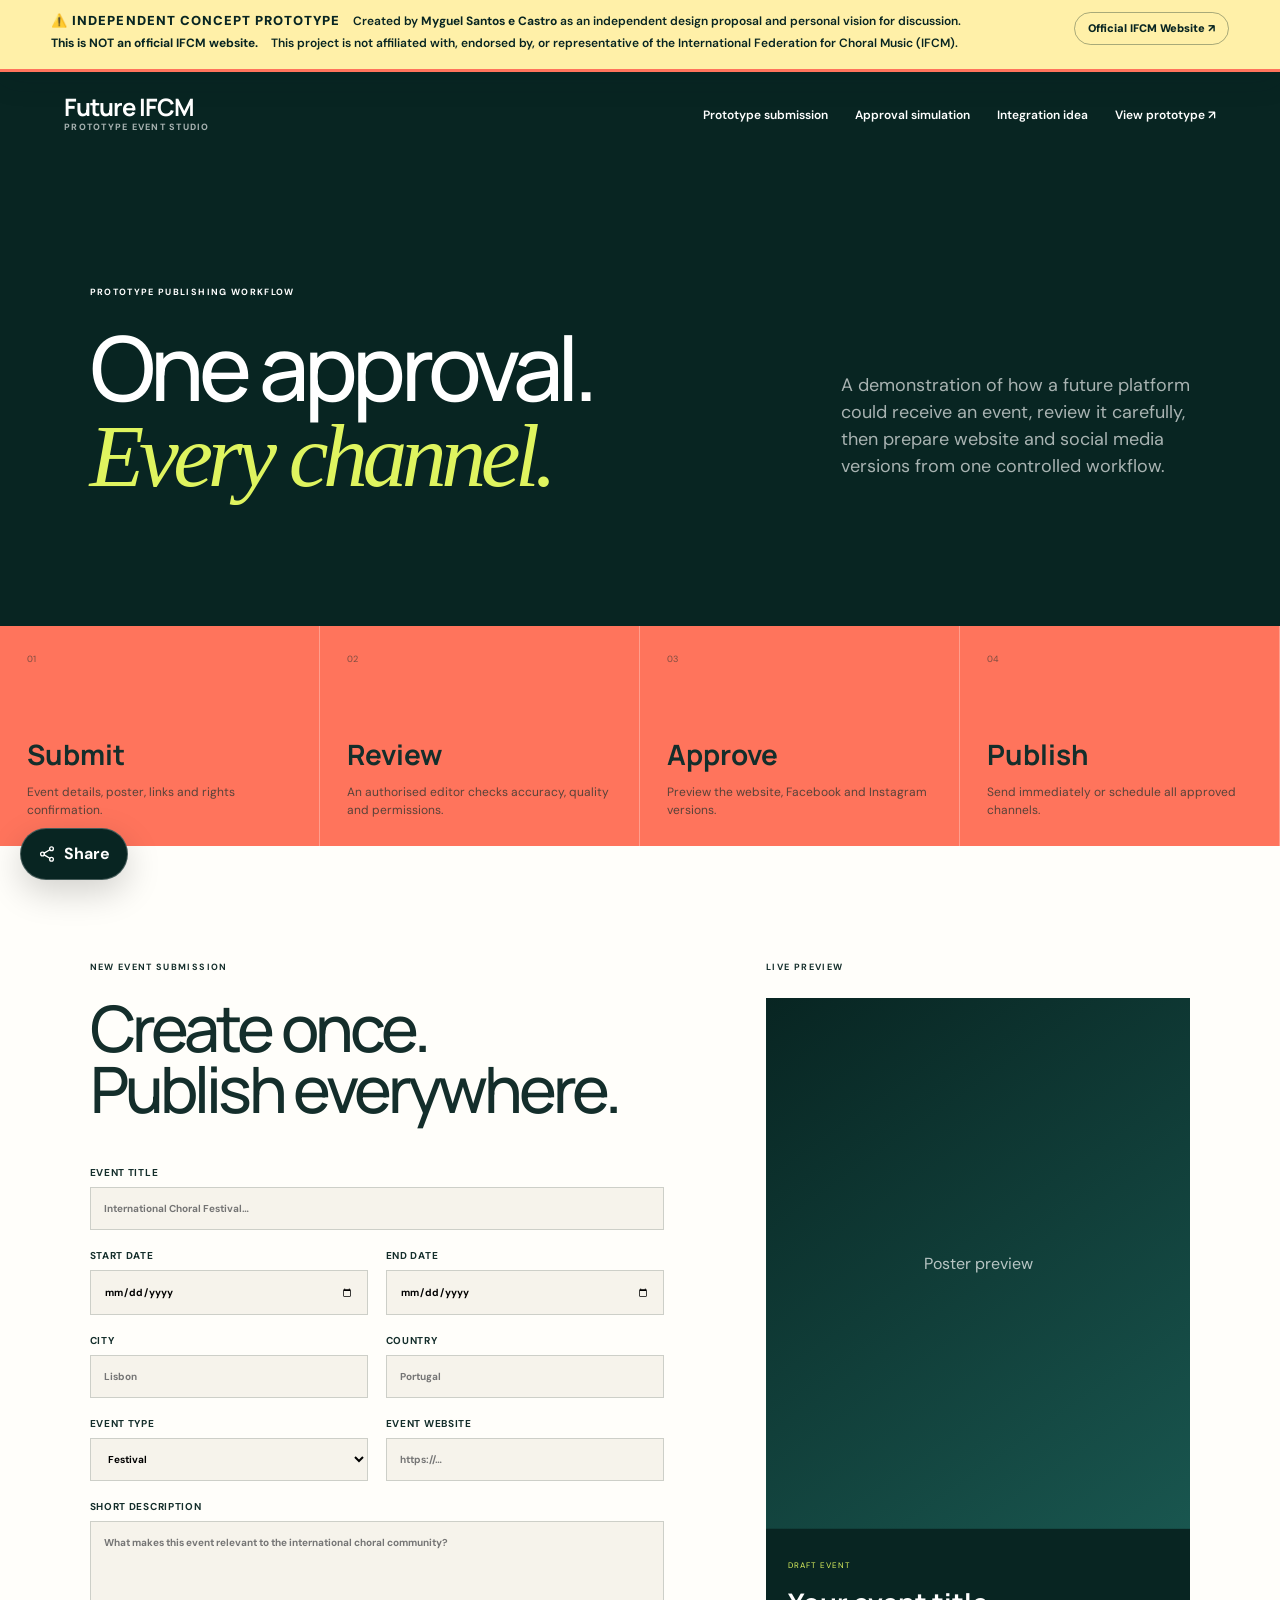
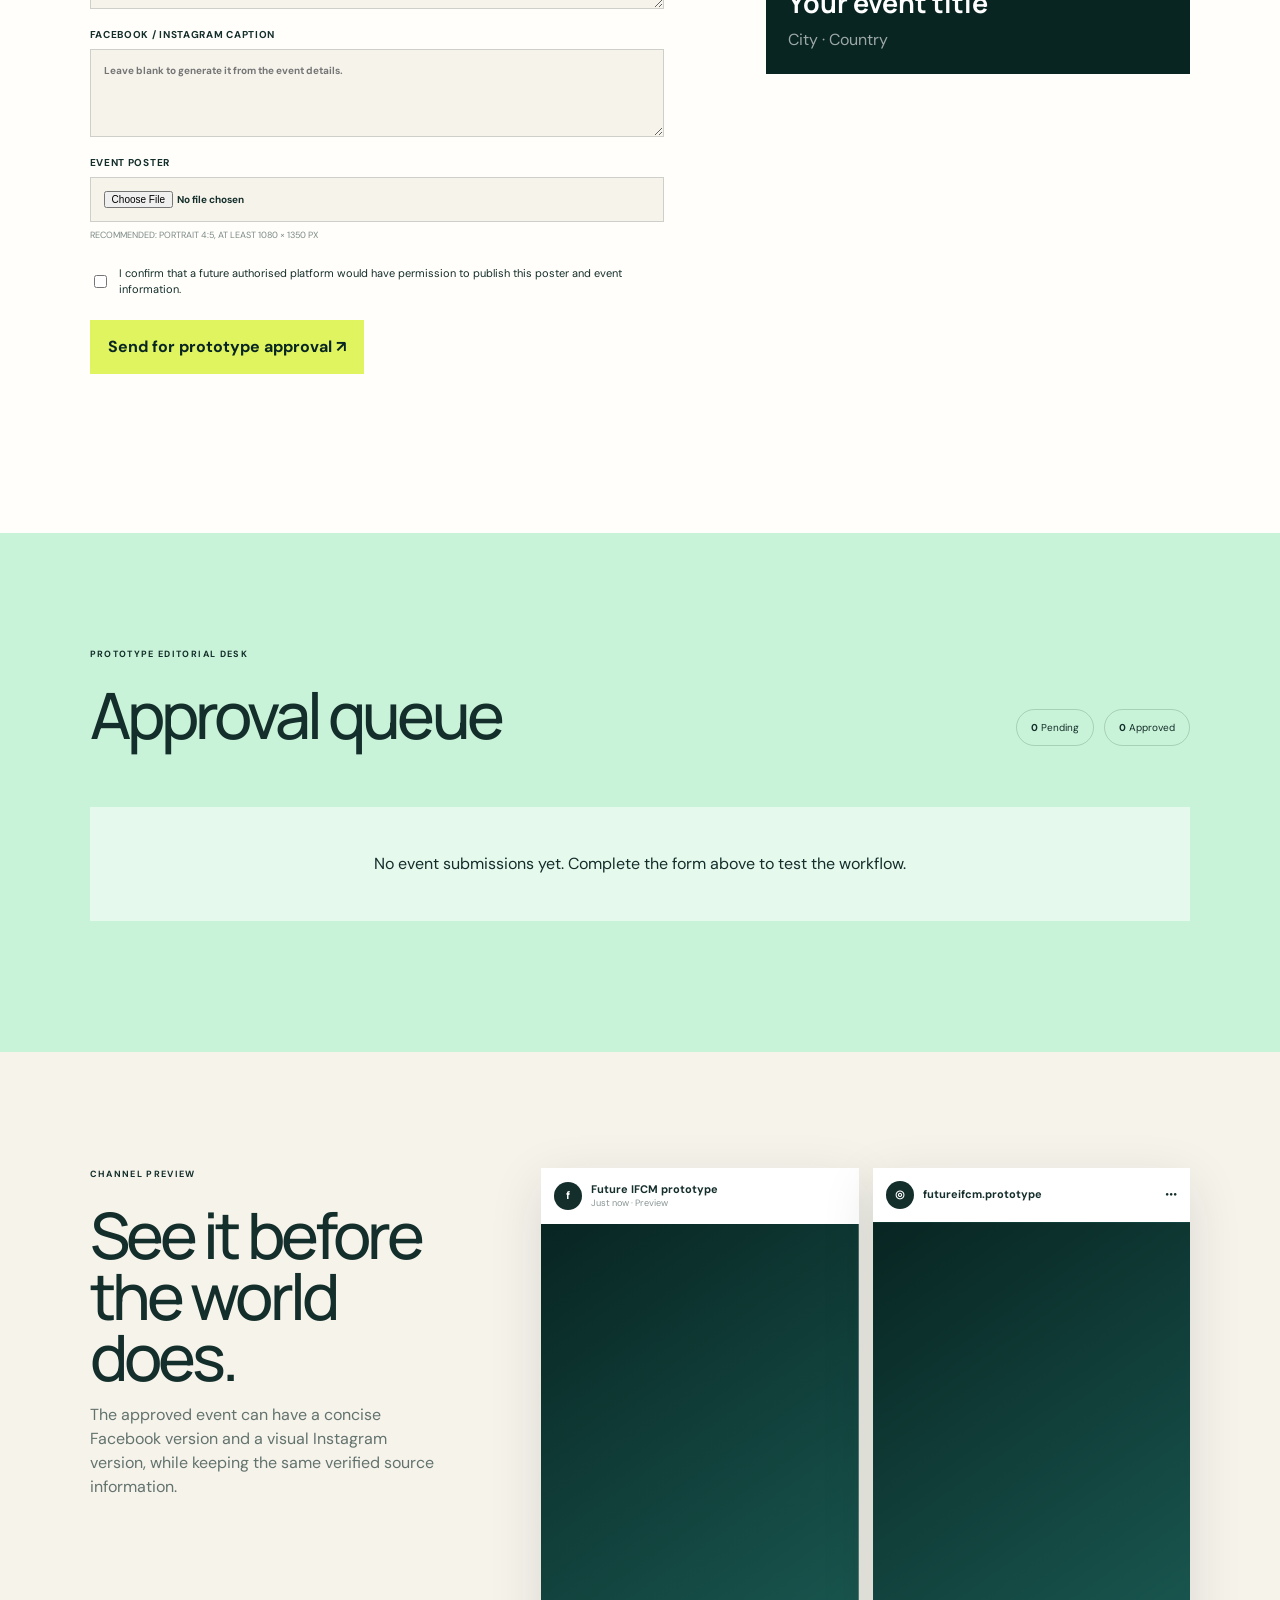
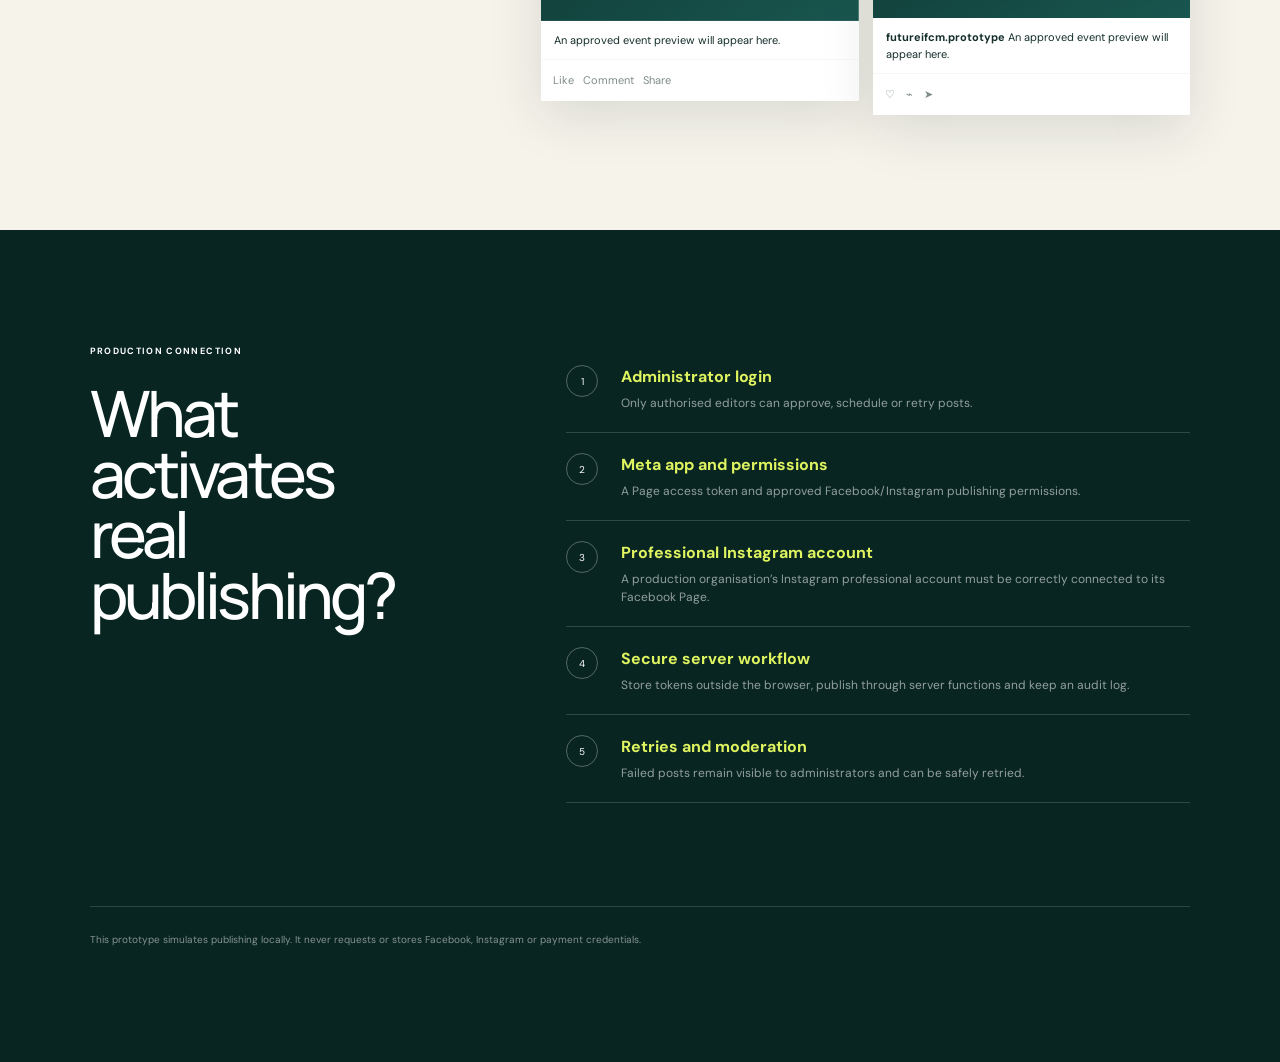
<file: admin.html>
<!doctype html>
<html lang="en">
<head>
  <meta charset="utf-8">
  <meta name="viewport" content="width=device-width, initial-scale=1">
  <meta name="robots" content="noindex,nofollow">
  <title>Future IFCM Event Studio – Independent Concept Prototype</title>
  <link rel="preconnect" href="https://fonts.googleapis.com">
  <link rel="preconnect" href="https://fonts.gstatic.com" crossorigin>
  <link href="https://fonts.googleapis.com/css2?family=DM+Sans:wght@400;500;600;700&family=Manrope:wght@400;500;600;700&display=swap" rel="stylesheet">
  <link rel="stylesheet" href="admin.css">
</head>
<body>
  <div class="concept-bar" translate="no">
    <div>
      <strong>⚠️ INDEPENDENT CONCEPT PROTOTYPE</strong>
      <span>Created by <b>Myguel Santos e Castro</b> as an independent design proposal and personal vision for discussion.</span>
      <span><b>This is NOT an official IFCM website.</b></span>
      <span>This project is not affiliated with, endorsed by, or representative of the International Federation for Choral Music (IFCM).</span>
    </div>
    <a href="https://www.ifcm.net/" target="_blank" rel="noreferrer">Official IFCM Website ↗</a>
  </div>
  <header class="admin-header">
    <a href="index.html" class="admin-brand text-brand"><strong>Future IFCM</strong><span>Prototype Event Studio</span></a>
    <nav><a href="#submit">Prototype submission</a><a href="#queue">Approval simulation</a><a href="#integration">Integration idea</a><a href="index.html">View prototype ↗</a></nav>
  </header>

  <main>
    <section class="admin-hero">
      <div><p>PROTOTYPE PUBLISHING WORKFLOW</p><h1>One approval.<br><em>Every channel.</em></h1></div>
      <p>A demonstration of how a future platform could receive an event, review it carefully, then prepare website and social media versions from one controlled workflow.</p>
    </section>

    <section class="workflow">
      <article><span>01</span><strong>Submit</strong><p>Event details, poster, links and rights confirmation.</p></article>
      <article><span>02</span><strong>Review</strong><p>An authorised editor checks accuracy, quality and permissions.</p></article>
      <article><span>03</span><strong>Approve</strong><p>Preview the website, Facebook and Instagram versions.</p></article>
      <article><span>04</span><strong>Publish</strong><p>Send immediately or schedule all approved channels.</p></article>
    </section>

    <section class="event-composer" id="submit">
      <div class="composer-form">
        <p class="section-label">New event submission</p>
        <h2>Create once.<br>Publish everywhere.</h2>
        <form id="event-form">
          <div class="form-grid">
            <label class="wide">Event title<input name="title" required placeholder="International Choral Festival…"></label>
            <label>Start date<input name="startDate" type="date" required></label>
            <label>End date<input name="endDate" type="date" required></label>
            <label>City<input name="city" required placeholder="Lisbon"></label>
            <label>Country<input name="country" required placeholder="Portugal"></label>
            <label>Event type<select name="type"><option value="festival">Festival</option><option value="competition">Competition</option><option value="learning">Workshop / Learning</option><option value="concert">Concert</option><option value="online">Online</option></select></label>
            <label>Event website<input name="url" type="url" placeholder="https://…"></label>
            <label class="wide">Short description<textarea name="description" rows="4" required placeholder="What makes this event relevant to the international choral community?"></textarea></label>
            <label class="wide">Facebook / Instagram caption<textarea name="caption" rows="4" placeholder="Leave blank to generate it from the event details."></textarea></label>
            <label class="wide poster-field">Event poster<input id="poster-input" name="poster" type="file" accept="image/png,image/jpeg,image/webp"><span>Recommended: portrait 4:5, at least 1080 × 1350 px</span></label>
          </div>
          <label class="rights"><input name="rights" type="checkbox" required> I confirm that a future authorised platform would have permission to publish this poster and event information.</label>
          <button type="submit">Send for prototype approval <span>↗</span></button>
          <p class="form-status" role="status"></p>
        </form>
      </div>

      <aside class="live-preview">
        <p class="section-label">Live preview</p>
        <div class="poster-preview"><span>Poster preview</span></div>
        <div class="preview-copy"><small>DRAFT EVENT</small><h3>Your event title</h3><p>City · Country</p></div>
      </aside>
    </section>

    <section class="approval" id="queue">
      <div class="approval-heading"><div><p class="section-label">Prototype editorial desk</p><h2>Approval queue</h2></div><div class="queue-stats"><span><strong class="pending-count">0</strong> Pending</span><span><strong class="approved-count">0</strong> Approved</span></div></div>
      <div class="queue-list"></div>
    </section>

    <section class="social-preview">
      <div><p class="section-label">Channel preview</p><h2>See it before<br>the world does.</h2><p>The approved event can have a concise Facebook version and a visual Instagram version, while keeping the same verified source information.</p></div>
      <div class="channel-cards">
        <article class="facebook-card"><header><b>f</b><span><strong>Future IFCM prototype</strong><small>Just now · Preview</small></span></header><div class="social-image"></div><p class="social-caption">An approved event preview will appear here.</p><footer>Like &nbsp; Comment &nbsp; Share</footer></article>
        <article class="instagram-card"><header><b>◎</b><strong>futureifcm.prototype</strong><i>•••</i></header><div class="social-image"></div><p><strong>futureifcm.prototype</strong> <span class="social-caption">An approved event preview will appear here.</span></p><footer>♡　⌁　➤</footer></article>
      </div>
    </section>

    <section class="integration" id="integration">
      <div><p class="section-label">Production connection</p><h2>What activates<br>real publishing?</h2></div>
      <div class="integration-list">
        <article><span>1</span><div><strong>Administrator login</strong><p>Only authorised editors can approve, schedule or retry posts.</p></div></article>
        <article><span>2</span><div><strong>Meta app and permissions</strong><p>A Page access token and approved Facebook/Instagram publishing permissions.</p></div></article>
        <article><span>3</span><div><strong>Professional Instagram account</strong><p>A production organisation’s Instagram professional account must be correctly connected to its Facebook Page.</p></div></article>
        <article><span>4</span><div><strong>Secure server workflow</strong><p>Store tokens outside the browser, publish through server functions and keep an audit log.</p></div></article>
        <article><span>5</span><div><strong>Retries and moderation</strong><p>Failed posts remain visible to administrators and can be safely retried.</p></div></article>
      </div>
      <p class="integration-note">This prototype simulates publishing locally. It never requests or stores Facebook, Instagram or payment credentials.</p>
    </section>
  </main>

  <button class="share-launcher" type="button" aria-expanded="false" aria-controls="share-panel"><svg viewBox="0 0 24 24" aria-hidden="true"><circle cx="18" cy="5" r="2.5"></circle><circle cx="6" cy="12" r="2.5"></circle><circle cx="18" cy="19" r="2.5"></circle><path d="M8.2 10.8l7.6-4.5M8.2 13.2l7.6 4.5"></path></svg><strong>Share</strong></button>
  <div class="share-panel" id="share-panel" aria-hidden="true">
    <strong>Share Event Studio</strong>
    <button type="button" data-share="native">More apps, including Instagram</button>
    <a data-share-link="facebook" target="_blank" rel="noreferrer">Facebook</a>
    <a data-share-link="linkedin" target="_blank" rel="noreferrer">LinkedIn</a>
    <a data-share-link="whatsapp" target="_blank" rel="noreferrer">WhatsApp</a>
    <a data-share-link="x" target="_blank" rel="noreferrer">X</a>
    <a data-share-link="email">Email</a>
    <button type="button" data-share="copy">Copy link</button>
    <small class="share-status"></small>
  </div>

  <script src="admin.js"></script>
</body>
</html>
</file>
<file: styles.css>
:root {
  --ink: #142e2b;
  --deep: #082522;
  --mint: #c9f3d8;
  --lime: #dff45f;
  --coral: #ff745c;
  --paper: #f6f3eb;
  --white: #fffefa;
  --line: rgba(20, 46, 43, .18);
  --sans: "DM Sans", sans-serif;
  --display: "Manrope", sans-serif;
}

* { box-sizing: border-box; }
html { scroll-behavior: smooth; }
body {
  margin: 0;
  color: var(--ink);
  background: var(--paper);
  font-family: var(--sans);
  font-size: 16px;
  line-height: 1.5;
  overflow-x: hidden;
}
a { color: inherit; text-decoration: none; }
button, input, textarea { font: inherit; }
img { max-width: 100%; display: block; }
.sr-only { position: absolute; width: 1px; height: 1px; overflow: hidden; clip: rect(0,0,0,0); }

.concept-bar {
  position: sticky;
  top: 0;
  z-index: 120;
  min-height: 72px;
  padding: 12px clamp(20px, 4vw, 64px);
  display: flex;
  align-items: flex-start;
  gap: 24px;
  justify-content: space-between;
  background: #fff0a8;
  color: var(--deep);
  border-bottom: 3px solid var(--coral);
  box-shadow: 0 10px 28px rgba(8,37,34,.12);
  font-size: 12px;
  font-weight: 600;
  line-height: 1.35;
}
.concept-bar div { display: flex; flex-wrap: wrap; gap: 5px 13px; align-items: center; max-width: 1120px; }
.concept-bar strong { color: var(--deep); font-size: 13px; font-weight: 900; letter-spacing: .08em; text-transform: uppercase; }
.concept-bar a { flex: 0 0 auto; padding: 8px 13px; border: 1px solid rgba(8,37,34,.35); border-radius: 100px; font-size: 11px; font-weight: 900; white-space: nowrap; }

.site-header {
  position: sticky;
  top: 0;
  z-index: 20;
  width: 100%;
  height: 94px;
  padding: 0 clamp(20px, 4vw, 64px);
  display: flex;
  align-items: center;
  justify-content: space-between;
  color: white;
  background: rgba(8,37,34,.96);
  backdrop-filter: blur(16px);
}
.brand, .footer-brand { display: flex; align-items: center; gap: 10px; font-weight: 700; }
.brand img { width: 72px; filter: brightness(0) invert(1); }
.brand span { padding-left: 10px; border-left: 1px solid rgba(255,255,255,.5); font-size: 13px; letter-spacing: .12em; text-transform: uppercase; }
.text-brand { flex-direction: column; align-items: flex-start; gap: 0; }
.text-brand strong { font-family: var(--display); font-size: 24px; line-height: 1; letter-spacing: -.03em; }
.text-brand span { padding-left: 0; border-left: 0; color: rgba(255,255,255,.68); font-size: 9px; letter-spacing: .14em; }
.language-picker { margin-left: auto; margin-right: 28px; }
.google-translate-host { position: fixed; width: 1px; height: 1px; overflow: hidden; clip-path: inset(50%); pointer-events: none; }
body > .skiptranslate, .goog-te-banner-frame { display: none !important; }
body { top: 0 !important; }
.language-picker select {
  padding: 8px 28px 8px 10px;
  border: 1px solid rgba(255,255,255,.42);
  border-radius: 100px;
  outline: 0;
  color: white;
  background: rgba(8,37,34,.72);
  font-size: 11px;
  font-weight: 700;
  letter-spacing: .08em;
  cursor: pointer;
}
nav { display: flex; align-items: center; gap: clamp(16px, 2.5vw, 38px); font-size: 13px; font-weight: 600; }
nav { gap: clamp(10px, 1.35vw, 22px); font-size: 12px; }
nav a { transition: opacity .2s; }
nav a:hover { opacity: .62; }
.nav-cta { padding: 11px 17px; border: 1px solid rgba(255,255,255,.55); border-radius: 100px; }
.portal-link { color: var(--lime); }
.menu-toggle { display: none; }

.hero {
  position: relative;
  min-height: calc(100vh - 94px);
  padding: 70px clamp(20px, 6vw, 92px) 64px;
  display: grid;
  grid-template-columns: .92fr 1.08fr;
  align-items: center;
  gap: 5vw;
  color: white;
  background: var(--deep);
  overflow: hidden;
}
.hero-copy, .hero-visual { position: relative; z-index: 2; }
.eyebrow, .section-label {
  margin: 0 0 28px;
  font-size: 11px;
  font-weight: 700;
  letter-spacing: .17em;
  text-transform: uppercase;
}
.hero h1 {
  margin: 0;
  font-family: var(--display);
  font-size: clamp(60px, 8vw, 128px);
  font-weight: 500;
  line-height: .87;
  letter-spacing: -.065em;
}
h1 em, h2 em { color: var(--lime); font-family: Georgia, serif; font-weight: 400; }
.hero-intro { max-width: 580px; margin: 38px 0; color: rgba(255,255,255,.72); font-size: clamp(17px, 1.35vw, 21px); }
.hero-actions { display: flex; align-items: center; gap: 26px; }
.button {
  display: inline-flex;
  align-items: center;
  justify-content: space-between;
  min-width: 180px;
  padding: 15px 18px;
  border: 0;
  border-radius: 3px;
  font-size: 13px;
  font-weight: 700;
  cursor: pointer;
}
.button-dark { color: var(--deep); background: var(--lime); }
.button-light { color: var(--deep); background: var(--white); }
.play-button { color: white; background: none; border: 0; cursor: pointer; font-size: 13px; }
.play-button i { display: inline-grid; place-items: center; width: 36px; height: 36px; margin-right: 8px; border: 1px solid rgba(255,255,255,.45); border-radius: 50%; font-size: 10px; font-style: normal; }
.prototype-intro { padding: clamp(34px, 5vw, 70px) clamp(20px, 7vw, 110px); display: grid; grid-template-columns: repeat(3, 1fr); gap: 1px; background: var(--white); }
.prototype-intro p { min-height: 150px; margin: 0; padding: 25px; display: flex; align-items: flex-end; color: var(--deep); background: rgba(201,243,216,.42); font-family: var(--display); font-size: clamp(19px, 2vw, 30px); line-height: 1.12; letter-spacing: -.035em; }
.hero-visual { min-height: 610px; }
.image-frame { position: absolute; top: 5%; left: 10%; width: 76%; height: 88%; overflow: hidden; border-radius: 48% 48% 12px 12px; transform: rotate(3deg); }
.image-frame::after { content: ""; position: absolute; inset: 0; background: linear-gradient(180deg, transparent 45%, rgba(8,37,34,.6)); }
.image-frame img { width: 100%; height: 100%; object-fit: cover; filter: saturate(.75) contrast(1.04); }
.live-card { position: absolute; right: 0; bottom: 5%; width: 210px; padding: 22px; color: var(--deep); background: var(--lime); transform: rotate(-3deg); }
.live-card small { display: block; margin-bottom: 15px; font-size: 10px; letter-spacing: .13em; text-transform: uppercase; }
.live-card strong { font-family: var(--display); font-size: 19px; line-height: 1.2; }
.pulse { display: inline-block; width: 8px; height: 8px; margin-right: 5px; border-radius: 50%; background: var(--coral); animation: pulse 1.7s infinite; }
.voice-tag { position: absolute; padding: 7px 12px; border: 1px solid rgba(255,255,255,.35); border-radius: 100px; background: rgba(8,37,34,.55); backdrop-filter: blur(8px); font-size: 10px; letter-spacing: .08em; text-transform: uppercase; }
.tag-one { top: 16%; left: 0; }
.tag-two { top: 39%; right: 2%; }
.tag-three { bottom: 26%; left: 4%; }
.hero-orbit { position: absolute; border: 1px solid rgba(201,243,216,.16); border-radius: 50%; }
.orbit-one { width: 700px; height: 700px; right: -180px; top: 90px; }
.orbit-two { width: 950px; height: 950px; right: -280px; top: -30px; }
.scroll-cue { position: absolute; z-index: 3; bottom: 28px; left: clamp(20px, 6vw, 92px); font-size: 10px; letter-spacing: .12em; text-transform: uppercase; }
.scroll-cue span { padding-left: 10px; }
.hero-earth { position: relative; z-index: 2; min-height: 690px; }
.hero-earth::after { display: none; }
.hero-earth .ambassador-world { min-height: 690px; }
.hero-earth .rotating-globe { width: min(640px, 96%); }
.hero-earth .ambassador-card { left: 2%; bottom: 28px; }
.hero-earth > img { position: absolute; inset: -3% -6% auto auto; width: 108%; height: 108%; object-fit: cover; object-position: center; filter: saturate(.9) contrast(1.04); -webkit-mask-image: radial-gradient(ellipse 59% 58% at 59% 50%, #000 58%, transparent 84%); mask-image: radial-gradient(ellipse 59% 58% at 59% 50%, #000 58%, transparent 84%); }
.hero-earth::after { content: ""; position: absolute; inset: 0; background: radial-gradient(circle at 56% 48%, transparent 38%, rgba(8,37,34,.22) 68%, rgba(8,37,34,.78)); pointer-events: none; }
.earth-pin { position: absolute; z-index: 3; width: 13px; height: 13px; padding: 0; border: 3px solid var(--deep); border-radius: 50%; background: var(--lime); box-shadow: 0 0 0 1px var(--lime), 0 0 18px rgba(223,244,95,.65); cursor: pointer; }
.earth-pin span { position: absolute; left: 16px; top: -8px; padding: 6px 9px; color: var(--deep); background: var(--lime); font-size: 9px; font-weight: 700; white-space: nowrap; opacity: 0; transform: translateY(5px); transition: .2s; }
.earth-pin:hover span, .earth-pin:focus span { opacity: 1; transform: none; }
.ep-europe { left: 56%; top: 37%; }.ep-usa { left: 21%; top: 39%; }.ep-japan { right: 10%; top: 46%; }
.ep-france { left: 52%; top: 42%; }.ep-nordic { left: 55%; top: 27%; }.ep-asia { right: 23%; top: 47%; }
.earth-caption { position: absolute; z-index: 3; right: 2%; bottom: 5%; padding: 20px; color: var(--deep); background: var(--lime); transform: rotate(-2deg); }
.earth-caption strong { font-family: var(--display); font-size: 18px; line-height: 1.2; }

.manifesto, .presidents, .priorities, .symposium, .global-calendar, .directory, .membership, .legacy-gift, .media-hub, .platform, .partnership, .advertise, .candidate, .join { padding: clamp(80px, 10vw, 150px) clamp(20px, 7vw, 110px); }
.manifesto { background: var(--mint); }
.manifesto-grid { display: grid; grid-template-columns: 1.1fr .9fr; gap: 10vw; }
.manifesto h2, .section-heading h2, .world h2, .candidate h2, .join h2 {
  margin: 0;
  font-family: var(--display);
  font-size: clamp(42px, 6vw, 86px);
  font-weight: 500;
  line-height: 1;
  letter-spacing: -.055em;
}
.manifesto h2 span { color: var(--coral); font-family: Georgia, serif; font-style: italic; }
.large-copy { margin-top: 0; font-size: clamp(20px, 2vw, 28px); line-height: 1.35; }
.manifesto-grid div p:last-child { max-width: 570px; opacity: .7; }
.manifesto-strip { margin: 100px -8vw -150px; padding: 20px; display: flex; justify-content: space-around; align-items: center; background: var(--ink); color: white; font-family: var(--display); font-size: clamp(15px, 1.6vw, 22px); white-space: nowrap; transform: rotate(-1deg); }
.manifesto-strip i { color: var(--lime); font-style: normal; }

.presidents { background: var(--ink); color: white; overflow: hidden; }
.presidents-heading { display: grid; grid-template-columns: 1.2fr .8fr; gap: 8vw; align-items: end; margin-bottom: 58px; }
.presidents-heading h2 { margin: 0; font-family: var(--display); font-size: clamp(42px, 6vw, 82px); font-weight: 500; line-height: .98; letter-spacing: -.055em; }
.presidents-heading h2 em { color: var(--lime); font-family: Georgia, serif; font-weight: 400; }
.presidents-heading > div:last-child > p { max-width: 520px; color: rgba(255,255,255,.66); }
.president-navigation { display: flex; gap: 8px; margin-top: 24px; }
.president-navigation button { width: 46px; height: 46px; border: 1px solid rgba(255,255,255,.25); border-radius: 50%; background: transparent; color: white; font-size: 20px; cursor: pointer; }
.presidents-rail { display: grid; grid-auto-flow: column; grid-auto-columns: minmax(218px, 19vw); gap: 18px; overflow-x: auto; padding: 4px 1px 26px; scroll-snap-type: x mandatory; scrollbar-width: thin; }
.president-card { position: relative; min-height: 348px; overflow: hidden; border-radius: 4px; background: #202026; scroll-snap-align: start; }
.president-card img { width: 100%; height: 148px; display: block; object-fit: cover; object-position: center 22%; filter: saturate(.78) contrast(1.02); }
.president-card > div { padding: 18px; }
.president-card span { color: var(--lime); font-size: 12px; font-weight: 700; letter-spacing: .12em; text-transform: uppercase; }
.president-card h3 { margin: 10px 0 5px; font-family: var(--display); font-size: 22px; line-height: 1; letter-spacing: -.035em; }
.president-card p { margin: 0 0 12px; color: rgba(255,255,255,.58); }
.president-card small { display: block; color: rgba(255,255,255,.75); line-height: 1.45; font-size: 12px; }
.president-card.current::after { content: "CURRENT"; position: absolute; top: 12px; right: 12px; padding: 6px 8px; background: var(--lime); color: var(--ink); font-size: 9px; font-weight: 800; letter-spacing: .12em; }
.president-card.acting span { color: var(--coral); }
.president-card.founder { background: var(--coral); }
.president-card.founder span, .president-card.founder p, .president-card.founder small { color: var(--ink); }
.presidents-source { max-width: 900px; margin: 28px 0 16px; color: rgba(255,255,255,.5); font-size: 12px; line-height: 1.6; }
.presidents .text-link { color: white; }

.priorities { background: var(--paper); }
.section-heading { margin-bottom: 70px; display: grid; grid-template-columns: 1.3fr .7fr; gap: 8vw; align-items: end; }
.section-heading h2 em, .world h2 em { color: var(--coral); }
.section-heading > p { max-width: 420px; opacity: .67; }
.priority { border-top: 1px solid var(--line); }
.priority:last-child { border-bottom: 1px solid var(--line); }
.priority button {
  width: 100%;
  padding: 26px 0;
  display: grid;
  grid-template-columns: 80px 1fr auto;
  align-items: center;
  border: 0;
  color: inherit;
  background: none;
  text-align: left;
  cursor: pointer;
}
.priority-number { font-size: 11px; opacity: .55; }
.priority-title { font-family: var(--display); font-size: clamp(25px, 3vw, 42px); font-weight: 500; letter-spacing: -.03em; }
.priority-arrow { display: grid; place-items: center; width: 42px; height: 42px; border: 1px solid var(--line); border-radius: 50%; transition: .25s; }
.priority-content { max-height: 0; margin-left: 80px; display: grid; grid-template-columns: 1fr 1fr; gap: 6vw; overflow: hidden; opacity: 0; transition: max-height .4s ease, opacity .3s, padding .4s; }
.priority.active .priority-content { max-height: 280px; padding: 0 70px 34px 0; opacity: 1; }
.priority.active .priority-arrow { color: var(--deep); background: var(--lime); transform: rotate(90deg); }
.priority-content p { margin: 0; max-width: 560px; font-size: 18px; }
.priority-content ul { margin: 0; padding: 0; list-style: none; }
.priority-content li { padding: 7px 0; border-bottom: 1px solid var(--line); font-size: 13px; }

.world {
  min-height: 850px;
  padding: clamp(80px, 10vw, 150px) clamp(20px, 7vw, 110px);
  display: grid;
  grid-template-columns: .72fr 1.28fr;
  align-items: center;
  gap: 6vw;
  color: white;
  background: var(--deep);
}
.world-copy > p:not(.section-label) { max-width: 540px; margin: 35px 0; color: rgba(255,255,255,.66); font-size: 18px; }
.text-link { padding-bottom: 6px; border-bottom: 1px solid rgba(255,255,255,.38); font-size: 13px; font-weight: 600; }
.text-link span { margin-left: 12px; }
.world-map { position: relative; aspect-ratio: 1; border: 1px solid rgba(255,255,255,.13); border-radius: 50%; background: radial-gradient(circle at center, rgba(201,243,216,.13), transparent 62%); }
.world-map::before, .world-map::after, .globe-lines::before, .globe-lines::after { content: ""; position: absolute; border: 1px solid rgba(201,243,216,.16); border-radius: 50%; }
.world-map::before { inset: 12% 0; }
.world-map::after { inset: 0 27%; }
.globe-lines::before { top: 50%; left: 0; width: 100%; }
.globe-lines::after { top: 0; left: 50%; height: 100%; }
.map-point { position: absolute; width: 14px; height: 14px; padding: 0; border: 3px solid var(--deep); border-radius: 50%; background: var(--lime); box-shadow: 0 0 0 1px var(--lime); cursor: pointer; }
.map-point span { position: absolute; left: 18px; top: -6px; padding: 5px 9px; border-radius: 2px; color: var(--deep); background: var(--lime); font-size: 9px; font-weight: 700; white-space: nowrap; opacity: 0; transform: translateY(5px); transition: .2s; }
.map-point:hover span, .map-point:focus span { opacity: 1; transform: none; }
.p1 { top: 31%; left: 18%; } .p2 { top: 63%; left: 29%; } .p3 { top: 27%; left: 51%; }
.p4 { top: 53%; left: 50%; } .p5 { top: 35%; left: 73%; } .p6 { top: 69%; left: 82%; }
.map-stat { position: absolute; right: 9%; bottom: 10%; padding: 18px; display: flex; gap: 10px; align-items: center; color: var(--deep); background: var(--coral); }
.map-stat strong { font-size: 40px; line-height: 1; }
.map-stat span { font-size: 10px; font-weight: 700; text-transform: uppercase; }
.ambassador-world { position: relative; min-height: 690px; display: grid; place-items: center; overflow: hidden; }
.rotating-globe { position: relative; width: min(650px, 92%); aspect-ratio: 1; border-radius: 50%; box-shadow: inset -70px -15px 100px rgba(0,0,0,.72), inset 20px 5px 45px rgba(255,255,255,.16), 0 0 90px rgba(91,176,255,.12); overflow: hidden; }
.globe-surface { position: absolute; inset: -2%; border-radius: 50%; background-image: url("assets/earth-real.png"); background-size: auto 108%; background-position: 50% 50%; filter: saturate(.92) contrast(1.08); }
.globe-shade { position: absolute; inset: 0; z-index: 2; border-radius: 50%; background: radial-gradient(circle at 35% 32%, transparent 30%, rgba(0,0,0,.08) 48%, rgba(0,0,0,.62) 83%, rgba(0,0,0,.92)); pointer-events: none; }
.ambassador-pins { position: absolute; inset: 0; z-index: 3; }
.ambassador-pin { position: absolute; width: 10px; height: 10px; padding: 0; border: 2px solid var(--deep); border-radius: 50%; background: var(--lime); box-shadow: 0 0 0 1px var(--lime), 0 0 12px var(--lime); cursor: pointer; transition: opacity .25s, transform .25s, background .2s; }
.ambassador-pin:hover, .ambassador-pin.active { background: var(--coral); transform: scale(1.55); }
.ambassador-pin.symposium-pin { width: 12px; height: 12px; background: var(--coral); box-shadow: 0 0 0 1px var(--coral), 0 0 14px var(--coral); }
.ambassador-pin.organisation-pin { background: #65c9ff; box-shadow: 0 0 0 1px #65c9ff, 0 0 12px #65c9ff; }
.ambassador-pin.person-pin { width: 8px; height: 8px; background: white; box-shadow: 0 0 0 1px white, 0 0 11px white; }
.ambassador-pin.choir-pin { width: 9px; height: 9px; background: #f4cc62; box-shadow: 0 0 0 1px #f4cc62, 0 0 12px #f4cc62; }
.ambassador-card { position: absolute; z-index: 5; left: 0; bottom: 45px; width: min(360px, 65%); padding: 22px; display: flex; flex-direction: column; color: var(--deep); background: var(--lime); }
.ambassador-card > span { font-size: 8px; font-weight: 700; letter-spacing: .14em; }
.ambassador-card strong { margin: 8px 0 4px; font-family: var(--display); font-size: 21px; line-height: 1.15; }
.ambassador-card small { opacity: .66; }
.ambassador-card a, .ambassador-card button { margin-top: 13px; padding: 0; border: 0; color: inherit; background: none; text-align: left; font-size: 10px; font-weight: 700; cursor: pointer; }
.globe-motion { position: absolute; z-index: 5; right: 20px; top: 25px; padding: 8px 12px; border: 1px solid rgba(255,255,255,.3); border-radius: 100px; color: white; background: rgba(8,37,34,.65); font-size: 9px; cursor: pointer; }
.globe-key { position: absolute; z-index: 5; right: 18px; bottom: 20px; padding: 9px 11px; display: flex; flex-wrap: wrap; justify-content: flex-end; gap: 6px 12px; max-width: 300px; color: white; background: rgba(8,37,34,.72); font-size: 8px; }
.globe-key span { display: flex; align-items: center; gap: 5px; }.globe-key i { width: 7px; height: 7px; border-radius: 50%; background: var(--lime); }
.globe-key .key-symposium { background: var(--coral); }.globe-key .key-organisation { background: #65c9ff; }.globe-key .key-person { background: white; }.globe-key .key-choir { background: #f4cc62; }

.ambassadors { padding: clamp(80px,10vw,140px) clamp(20px,7vw,110px); background: var(--mint); overflow: hidden; }
.ambassadors-heading { display: grid; grid-template-columns: 1.2fr .8fr; gap: 8vw; align-items: end; }
.ambassadors-heading h2, .ifcm-contacts h2 { margin: 0; font-family: var(--display); font-size: clamp(42px,6vw,82px); font-weight: 500; line-height: 1; letter-spacing: -.055em; }
.ambassadors-heading h2 em, .ifcm-contacts h2 em { color: var(--coral); font-family: Georgia,serif; font-weight: 400; }
.ambassadors-heading > p { max-width: 520px; opacity: .66; }
.ambassador-marquee { margin: 60px -8vw 40px; display: flex; gap: 10px; overflow-x: auto; scrollbar-width: none; }
.ambassador-mini { flex: 0 0 250px; min-height: 210px; padding: 22px; display: flex; flex-direction: column; background: var(--white); }
.ambassador-mini span { font-size: 9px; font-weight: 700; letter-spacing: .1em; opacity: .5; }
.ambassador-mini strong { margin: auto 0 7px; font-family: var(--display); font-size: 21px; line-height: 1.15; }
.ambassador-mini small { opacity: .58; }
.ambassador-mini a, .ambassador-mini button { margin-top: 15px; padding: 0; border: 0; color: inherit; background: none; text-align: left; font-size: 10px; font-weight: 700; cursor: pointer; }

.symposium { background: var(--paper); overflow: hidden; }
.symposium-heading { display: grid; grid-template-columns: 1.15fr .85fr; gap: 8vw; align-items: end; }
.symposium-heading h2, .partnership h2, .advertise h2 { margin: 0; font-family: var(--display); font-size: clamp(42px,6vw,82px); font-weight: 500; line-height: 1; letter-spacing: -.055em; }
.symposium-heading h2 em, .partnership h2 em, .advertise h2 em { color: var(--coral); font-family: Georgia,serif; font-weight: 400; }
.symposium-heading > p { max-width: 560px; opacity: .68; }
.symposium-legend, .rail-heading { margin: 55px 0 15px; display: flex; justify-content: space-between; gap: 12px; align-items: center; font-size: 10px; font-weight: 700; }
.symposium-legend > span { margin-right: auto; }.symposium-legend i { display: inline-block; width: 9px; height: 9px; margin-right: 8px; border-radius: 50%; background: var(--coral); box-shadow: 0 0 8px var(--coral); }
.symposium-legend button, .rail-heading button { width: 38px; height: 38px; border: 1px solid var(--line); border-radius: 50%; color: var(--ink); background: var(--white); cursor: pointer; }
.symposium-rail { display: flex; gap: 12px; overflow-x: auto; scroll-snap-type: x mandatory; scrollbar-width: thin; }
.symposium-rail article { flex: 0 0 260px; min-height: 235px; padding: 23px; display: flex; flex-direction: column; scroll-snap-align: start; color: white; background: var(--deep); }
.symposium-rail article:last-child { color: var(--deep); background: var(--lime); }
.symposium-rail span { font-size: 9px; font-weight: 700; letter-spacing: .12em; }
.symposium-rail strong { margin: auto 0 8px; font-family: var(--display); font-size: 24px; line-height: 1.1; }
.symposium-rail small { opacity: .65; }
.symposium-rail button { margin-top: 17px; padding: 0; border: 0; color: inherit; background: none; text-align: left; font-size: 10px; font-weight: 700; cursor: pointer; }

.global-calendar { color: var(--ink); background: var(--white); }
.calendar-heading { display: grid; grid-template-columns: 1.2fr .8fr; gap: 8vw; align-items: end; }
.calendar-heading h2 { margin: 0; font-family: var(--display); font-size: clamp(46px, 6vw, 86px); font-weight: 500; line-height: .98; letter-spacing: -.06em; }
.calendar-heading h2 em { color: var(--coral); font-family: Georgia, serif; font-weight: 400; }
.calendar-intro p { max-width: 520px; opacity: .66; }
.calendar-intro a { display: inline-block; margin-top: 13px; padding-bottom: 5px; border-bottom: 1px solid var(--line); font-size: 12px; font-weight: 700; }
.calendar-featured { margin: 65px 0 28px; min-height: 230px; padding: 34px; display: grid; grid-template-columns: 140px 1fr auto; gap: 34px; align-items: center; color: white; background: var(--deep); overflow: hidden; position: relative; }
.calendar-featured::after { content: "NEXT"; position: absolute; right: -18px; bottom: -60px; color: rgba(255,255,255,.035); font-family: var(--display); font-size: 190px; font-weight: 700; }
.featured-date { display: flex; align-items: center; gap: 12px; }
.featured-date strong { color: var(--lime); font-family: var(--display); font-size: 78px; font-weight: 500; line-height: 1; }
.featured-date span { font-size: 12px; font-weight: 700; line-height: 1.25; }
.featured-copy { position: relative; z-index: 1; }
.featured-copy small { color: var(--lime); font-size: 9px; font-weight: 700; letter-spacing: .13em; }
.featured-copy h3 { margin: 10px 0 5px; font-family: var(--display); font-size: clamp(28px, 3vw, 44px); font-weight: 500; line-height: 1.08; }
.featured-copy p { margin: 0; color: rgba(255,255,255,.6); }
.calendar-featured > a, .calendar-featured > button { position: relative; z-index: 2; padding: 14px 16px; display: flex; gap: 25px; border: 0; color: var(--deep); background: var(--lime); font-size: 11px; font-weight: 700; cursor: pointer; }
.calendar-controls { display: grid; grid-template-columns: minmax(260px, 1fr) auto; gap: 18px; align-items: center; }
.calendar-search { display: grid; grid-template-columns: auto 1fr; align-items: center; border-bottom: 1px solid var(--line); }
.calendar-search span { font-size: 22px; }
.calendar-search input { width: 100%; padding: 14px 10px; border: 0; outline: 0; color: var(--ink); background: transparent; }
.calendar-filters { display: flex; flex-wrap: wrap; justify-content: flex-end; gap: 7px; }
.calendar-filters button { padding: 8px 13px; border: 1px solid var(--line); border-radius: 100px; color: var(--ink); background: transparent; font-size: 10px; font-weight: 700; cursor: pointer; }
.calendar-filters button.active { color: white; background: var(--ink); }
.calendar-submit { margin: 22px 0 0; padding: 18px 20px; display: flex; justify-content: space-between; gap: 25px; align-items: center; color: white; background: var(--coral); }
.calendar-submit div { display: flex; flex-direction: column; }.calendar-submit span { font-size: 11px; opacity: .75; }
.calendar-submit a { flex: 0 0 auto; padding: 11px 14px; color: var(--deep); background: white; font-size: 11px; font-weight: 700; }
.calendar-months { margin: 35px 0 16px; padding-bottom: 12px; display: grid; grid-template-columns: repeat(8, 1fr); border-bottom: 1px solid var(--line); color: rgba(20,46,43,.45); font-size: 9px; font-weight: 700; letter-spacing: .1em; }
.activity-grid { display: flex; gap: 12px; overflow-x: auto; scroll-snap-type: x mandatory; scrollbar-width: thin; }
.activity-card { flex: 0 0 min(330px,82vw); min-height: 270px; padding: 23px; display: flex; flex-direction: column; scroll-snap-align: start; border: 1px solid var(--line); background: var(--paper); transition: transform .2s, background .2s; }
.activity-card:hover { transform: translateY(-4px); background: var(--mint); }
.activity-top { display: flex; justify-content: space-between; gap: 10px; }
.activity-date { display: flex; gap: 8px; align-items: flex-start; }
.activity-date strong { color: var(--coral); font-family: var(--display); font-size: 38px; font-weight: 500; line-height: .8; }
.activity-date span, .activity-type { font-size: 8px; font-weight: 700; letter-spacing: .1em; text-transform: uppercase; }
.activity-type { padding: 5px 8px; border: 1px solid var(--line); border-radius: 100px; }
.activity-card h3 { margin: auto 0 10px; font-family: var(--display); font-size: 22px; font-weight: 500; line-height: 1.15; }
.activity-place { margin: 0; font-size: 12px; opacity: .62; }
.activity-card a, .activity-card button { margin-top: 18px; padding: 0; display: flex; justify-content: space-between; border: 0; color: inherit; background: none; font-size: 10px; font-weight: 700; cursor: pointer; }
.activity-empty { grid-column: 1/-1; padding: 55px; text-align: center; background: var(--paper); }
.calendar-source { margin-top: 18px; padding: 20px 0; display: flex; justify-content: space-between; gap: 30px; border-top: 1px solid var(--line); font-size: 10px; }
.calendar-source p { max-width: 750px; margin: 0; opacity: .58; }
.calendar-source a { flex: 0 0 auto; font-weight: 700; }

.atlas { position: relative; min-width: 0; height: 620px; border: 1px solid rgba(255,255,255,.16); border-radius: 50%; overflow: hidden; background: radial-gradient(circle at 52% 48%, rgba(201,243,216,.12), transparent 62%); cursor: grab; }
.atlas.dragging { cursor: grabbing; }
.atlas-viewport { position: absolute; inset: 0; overflow: hidden; border-radius: inherit; }
.atlas-map { width: 100%; height: 100%; touch-action: none; }
.atlas-stage { transform-origin: center; transition: transform .18s ease-out; }
.continents path { fill: rgba(201,243,216,.23); stroke: rgba(201,243,216,.48); stroke-width: 1.5; vector-effect: non-scaling-stroke; transition: fill .2s; }
.continents path:hover { fill: rgba(223,244,95,.3); }
.atlas-toolbar { position: absolute; z-index: 4; top: 28px; right: 28px; display: flex; flex-direction: column; }
.atlas-toolbar button { width: 38px; height: 38px; border: 1px solid rgba(255,255,255,.22); color: white; background: rgba(8,37,34,.8); cursor: pointer; }
.atlas-toolbar button + button { border-top: 0; }
.map-marker { cursor: pointer; }
.map-marker circle { fill: var(--lime); stroke: var(--deep); stroke-width: 4; vector-effect: non-scaling-stroke; transition: r .2s; }
.map-marker:hover circle, .map-marker.active circle { fill: var(--coral); r: 11; }
.atlas-card { position: absolute; z-index: 4; left: 34px; bottom: 32px; width: min(310px, calc(100% - 68px)); padding: 20px; display: flex; flex-direction: column; gap: 5px; color: var(--deep); background: var(--lime); box-shadow: 0 14px 45px rgba(0,0,0,.2); }
.atlas-kicker, .media-label { font-size: 9px; font-weight: 700; letter-spacing: .14em; }
.atlas-name { font-family: var(--display); font-size: 19px; }
.atlas-place { font-size: 12px; opacity: .7; }
.atlas-link { margin-top: 7px; font-size: 11px; font-weight: 700; }

.directory { background: var(--paper); }
.directory-head { display: grid; grid-template-columns: 1.25fr .75fr; gap: 8vw; align-items: end; }
.directory-head h2, .membership h2, .media-hub h2 { margin: 0; font-family: var(--display); font-size: clamp(42px, 6vw, 82px); font-weight: 500; line-height: 1; letter-spacing: -.055em; }
.directory-head h2 em, .membership h2 em, .media-hub h2 em { color: var(--coral); font-family: Georgia, serif; font-weight: 400; }
.directory-head > p { max-width: 480px; opacity: .68; }
.directory-tools { margin: 60px 0 28px; display: grid; grid-template-columns: 1fr 220px auto; gap: 12px; align-items: center; }
.directory-tools input, .directory-tools select { width: 100%; padding: 15px 17px; border: 1px solid var(--line); border-radius: 2px; outline: 0; color: var(--ink); background: var(--white); }
.directory-count { font-size: 11px; font-weight: 700; white-space: nowrap; }
.directory-grid { display: flex; gap: 12px; overflow-x: auto; scroll-snap-type: x mandatory; scrollbar-width: thin; }
.directory-card { flex: 0 0 min(330px,82vw); min-height: 225px; padding: 24px; display: flex; flex-direction: column; scroll-snap-align: start; border: 1px solid var(--line); background: var(--white); transition: transform .2s, background .2s; }
.directory-card:hover { transform: translateY(-4px); background: var(--mint); }
.directory-card .card-top { display: flex; justify-content: space-between; gap: 12px; font-size: 10px; font-weight: 700; letter-spacing: .08em; text-transform: uppercase; opacity: .58; }
.directory-card h3 { margin: auto 0 8px; font-family: var(--display); font-size: 23px; line-height: 1.12; }
.directory-card p { margin: 0; font-size: 13px; opacity: .64; }
.directory-card a, .directory-card button { margin-top: 18px; padding: 0; border: 0; color: inherit; background: none; text-align: left; font-size: 11px; font-weight: 700; cursor: pointer; }
.directory-empty { grid-column: 1/-1; padding: 55px; text-align: center; background: var(--white); }
.directory-note { margin-top: 18px; padding: 22px; display: grid; grid-template-columns: auto 1fr auto; gap: 24px; align-items: center; color: white; background: var(--ink); font-size: 12px; }
.directory-note span { color: rgba(255,255,255,.65); }
.directory-note a, .directory-note button { padding: 0; border: 0; color: var(--lime); background: none; text-align: left; font-weight: 700; cursor: pointer; }

.membership { display: grid; grid-template-columns: .9fr 1.1fr; gap: 9vw; color: white; background: var(--deep); }
.membership-intro > p:not(.section-label) { margin: 30px 0; max-width: 550px; color: rgba(255,255,255,.64); font-size: 18px; }
.benefit-grid { display: grid; grid-template-columns: 1fr 1fr; gap: 1px; background: rgba(255,255,255,.15); }
.benefit-grid article { min-height: 240px; padding: 28px; display: flex; flex-direction: column; background: var(--deep); }
.benefit-grid article:hover { background: #103b36; }
.benefit-grid span { font-size: 10px; opacity: .45; }
.benefit-grid strong { margin: auto 0 10px; color: var(--lime); font-family: var(--display); font-size: 28px; }
.benefit-grid p { margin: 0; color: rgba(255,255,255,.58); font-size: 13px; }
.member-types { grid-column: 1/-1; padding-top: 45px; display: flex; flex-wrap: wrap; gap: 9px; }
.member-types span { padding: 10px 15px; border: 1px solid rgba(255,255,255,.24); border-radius: 100px; font-size: 11px; }
.fee-note { grid-column: 1/-1; margin: 12px 0 0; color: rgba(255,255,255,.55); font-size: 11px; }
.fee-note a { color: var(--lime); font-weight: 700; }
.legacy-gift { display: grid; grid-template-columns: .9fr 1.1fr; gap: 9vw; color: var(--ink); background: var(--lime); }
.legacy-message { position: relative; }
.legacy-tenure { display: inline-block; margin: 18px 0 26px; padding: 9px 13px; border: 1px solid rgba(8,37,34,.3); border-radius: 100px; font-size: 10px; font-weight: 800; letter-spacing: .15em; }
.legacy-gift h2 { margin: 0; font-family: var(--display); font-size: clamp(40px,5.5vw,76px); font-weight: 500; line-height: .98; letter-spacing: -.055em; }
.legacy-gift h2 em { color: var(--coral); font-family: Georgia,serif; font-weight: 400; }
.legacy-message > p:last-child { max-width: 570px; margin-top: 34px; font-size: 18px; line-height: 1.65; opacity: .72; }
.legacy-action { align-self: end; }
.legacy-action blockquote { margin: 0 0 28px; font-family: Georgia,serif; font-size: clamp(28px,3.3vw,48px); font-style: italic; line-height: 1.08; }
.legacy-action > p { max-width: 600px; line-height: 1.65; opacity: .7; }
.legacy-options { margin: 34px 0; display: grid; grid-template-columns: repeat(3,1fr); gap: 1px; background: rgba(8,37,34,.25); }
.legacy-options article { min-height: 190px; padding: 20px; display: flex; flex-direction: column; background: var(--lime); }
.legacy-options span { font-size: 10px; opacity: .45; }
.legacy-options strong { margin-top: auto; font-family: var(--display); font-size: 22px; }
.legacy-options small { margin-top: 8px; line-height: 1.45; opacity: .63; }
.legacy-note { display: block; max-width: 550px; margin-top: 16px; opacity: .58; line-height: 1.5; }
.membership-checkout { position: fixed; z-index: 120; inset: 0; padding: clamp(25px, 7vw, 90px); display: grid; place-items: center; color: var(--ink); background: rgba(3,18,17,.9); backdrop-filter: blur(12px); visibility: hidden; opacity: 0; transition: .25s; }
.membership-checkout.open { visibility: visible; opacity: 1; }
.checkout-step { position: relative; width: min(720px, 100%); padding: clamp(30px, 5vw, 58px); display: none; background: var(--paper); }
.checkout-step.active { display: block; }
.checkout-step small { font-size: 9px; font-weight: 700; letter-spacing: .13em; }
.checkout-step h3 { margin: 12px 0 32px; font-family: var(--display); font-size: clamp(32px, 4vw, 52px); line-height: 1; }
.checkout-options { display: grid; grid-template-columns: repeat(3, 1fr); gap: 10px; }
.checkout-options button { min-height: 170px; padding: 20px; display: flex; flex-direction: column; justify-content: flex-end; border: 1px solid var(--line); color: var(--ink); background: white; text-align: left; cursor: pointer; }
.checkout-options button:hover { background: var(--mint); }
.checkout-options strong { font-family: var(--display); font-size: 21px; }
.checkout-options span { margin-top: 7px; font-size: 11px; opacity: .62; }
.membership-close { position: fixed; z-index: 121; top: 28px; right: 32px; border: 0; color: white; background: none; font-size: 36px; cursor: pointer; }
.checkout-fields { margin-bottom: 25px; display: grid; gap: 10px; }
.checkout-fields input, .checkout-fields select { width: 100%; padding: 15px; border: 1px solid var(--line); background: white; }

.media-hub { background: var(--mint); }
.media-heading { max-width: 820px; margin-bottom: 65px; }
.media-grid { display: grid; grid-template-columns: 1.05fr .95fr; gap: 16px; }
.media-grid article { padding: 30px; background: var(--white); }
.listening-room { grid-row: span 2; min-height: 570px; display: flex; flex-direction: column; }
.listening-room h3 { margin: auto 0 12px; font-family: var(--display); font-size: clamp(34px, 4vw, 58px); font-weight: 500; line-height: 1; letter-spacing: -.04em; }
.listening-room > p { max-width: 470px; opacity: .65; }
.listening-room > a { margin-top: 25px; font-size: 12px; font-weight: 700; }
.media-library-list { margin-top: 32px; display: flex; flex-direction: column; border-top: 1px solid var(--line); }
.media-library-list button { padding: 16px 0; display: flex; flex-direction: column; gap: 4px; border: 0; border-bottom: 1px solid var(--line); color: inherit; background: none; text-align: left; cursor: pointer; }
.media-library-list span { color: var(--coral); font-size: 9px; font-weight: 700; letter-spacing: .12em; text-transform: uppercase; }
.media-library-list strong { font-size: 13px; }
.audio-play { width: 48px; height: 48px; border: 1px solid rgba(255,255,255,.35); border-radius: 50%; color: white; background: none; cursor: pointer; }
.audio-player > div:nth-child(2) { display: flex; flex-direction: column; }
.audio-player strong { font-size: 13px; }
.audio-status { color: rgba(255,255,255,.5); font-size: 10px; }
.audio-wave { height: 32px; display: flex; align-items: center; gap: 3px; }
.audio-wave i { width: 3px; height: 30%; background: var(--lime); }
.audio-wave i:nth-child(2n) { height: 80%; }.audio-wave i:nth-child(3n) { height: 55%; }
.audio-player.previewing .audio-wave i { animation: wave .7s infinite alternate; }
.audio-player.previewing .audio-wave i:nth-child(2n) { animation-delay: .2s; }
.video-embed { position: relative; margin-top: 22px; aspect-ratio: 16/9; background: var(--deep); }
.video-embed iframe { position: absolute; inset: 0; width: 100%; height: 100%; border: 0; }
.youtube-preview { position: relative; min-height: 360px; margin-top: 22px; display: flex; align-items: flex-end; overflow: hidden; color: white; background: var(--deep); }
.youtube-preview img { position: absolute; inset: 0; width: 100%; height: 100%; object-fit: cover; filter: saturate(.9) contrast(1.05); transform: scale(1.02); transition: transform .35s ease; }
.youtube-preview::after { content: ""; position: absolute; inset: 0; background: linear-gradient(180deg, rgba(8,37,34,.08), rgba(8,37,34,.86)); }
.youtube-preview:hover img { transform: scale(1.07); }
.youtube-play { position: absolute; z-index: 2; left: 50%; top: 47%; width: 68px; height: 68px; display: grid; place-items: center; border-radius: 50%; color: var(--deep); background: var(--lime); box-shadow: 0 18px 45px rgba(0,0,0,.26); transform: translate(-50%, -50%); font-size: 23px; }
.youtube-preview div { position: relative; z-index: 2; padding: 24px; }
.youtube-preview small { display: block; margin-bottom: 8px; color: var(--lime); font-size: 9px; font-weight: 800; letter-spacing: .12em; text-transform: uppercase; }
.youtube-preview strong { display: block; max-width: 360px; font-family: var(--display); font-size: clamp(24px, 3vw, 38px); line-height: 1.02; letter-spacing: -.045em; }
.social-room { display: flex; flex-direction: column; }
.social-room > a { padding: 15px 0; display: grid; grid-template-columns: 34px 1fr auto; gap: 13px; align-items: center; border-bottom: 1px solid var(--line); }
.social-room b { display: grid; place-items: center; width: 30px; height: 30px; border-radius: 50%; color: white; background: var(--ink); }
.social-room span { display: flex; flex-direction: column; }
.social-room strong { font-size: 13px; }.social-room small { opacity: .55; }.social-room i { font-style: normal; }
@keyframes wave { to { height: 100%; } }

.weekly-home { color: white; background: var(--coral); }
.weekly-statement { display: grid; grid-template-columns: 1fr 1.35fr; gap: 8vw; align-items: start; }
.weekly-statement h2, .product-heading h2 { margin: 0; font-family: var(--display); font-size: clamp(48px, 7vw, 96px); font-weight: 500; line-height: .95; letter-spacing: -.06em; }
.weekly-statement h2 em, .product-heading h2 em { color: var(--deep); font-family: Georgia, serif; font-weight: 400; }
.weekly-statement blockquote { margin: 15px 0 0; padding-left: 24px; border-left: 2px solid rgba(255,255,255,.7); font-family: Georgia, serif; font-size: clamp(21px, 2.2vw, 31px); font-style: italic; line-height: 1.35; }
.weekly-question { margin: 80px 0 35px; padding: 25px 0; display: flex; justify-content: space-between; gap: 30px; align-items: center; border-top: 1px solid rgba(255,255,255,.4); border-bottom: 1px solid rgba(255,255,255,.4); }
.weekly-question span { font-size: 9px; font-weight: 700; letter-spacing: .14em; }
.weekly-question strong { font-family: var(--display); font-size: clamp(20px, 2.5vw, 34px); font-weight: 500; }
.feature-filters { margin-bottom: 25px; display: flex; flex-wrap: wrap; gap: 8px; }
.feature-filters button { padding: 9px 14px; border: 1px solid rgba(255,255,255,.45); border-radius: 100px; color: white; background: transparent; font-size: 10px; font-weight: 700; cursor: pointer; }
.feature-filters button.active { color: var(--deep); background: var(--lime); border-color: var(--lime); }
.feature-universe { display: grid; grid-template-columns: repeat(4, 1fr); gap: 1px; background: rgba(255,255,255,.3); }
.feature-universe article { min-height: 235px; padding: 22px; display: flex; flex-direction: column; background: var(--coral); transition: background .2s, opacity .2s, transform .2s; }
.feature-universe article:hover { color: var(--deep); background: var(--lime); transform: translateY(-3px); }
.feature-universe article.hidden { display: none; }
.feature-universe span { font-size: 9px; opacity: .55; }
.feature-universe strong { margin: auto 0 9px; font-family: var(--display); font-size: 21px; line-height: 1.15; }
.feature-universe p { margin: 0; font-size: 12px; opacity: .7; }

.platform { color: white; background: var(--deep); overflow: hidden; }
.product-heading { margin-bottom: 55px; display: grid; grid-template-columns: 1.2fr .8fr; gap: 8vw; align-items: end; }
.product-heading h2 em { color: var(--coral); }
.product-heading p { max-width: 470px; color: rgba(255,255,255,.64); }
.platform-window { max-width: 1180px; margin: 55px auto -120px; border: 1px solid rgba(255,255,255,.16); border-radius: 0; box-shadow: 0 35px 100px rgba(0,0,0,.34); background: #10332f; }
.window-top { min-height: 62px; padding: 14px 20px; display: flex; justify-content: space-between; gap: 20px; align-items: center; border-bottom: 1px solid rgba(255,255,255,.15); color: white; background: var(--coral); }
.window-top span { font-size: 9px; font-weight: 800; letter-spacing: .15em; }
.window-top small { color: rgba(255,255,255,.78); }
.dashboard { min-height: 650px; padding: 22px; display: grid; grid-template-columns: 220px 1fr; gap: 22px; }
.dashboard aside { padding: 22px; display: flex; flex-direction: column; gap: 9px; background: rgba(255,255,255,.055); }
.dashboard aside img { width: 75px; margin-bottom: 30px; filter: brightness(0) invert(1); }
.dashboard-logo { margin-bottom: 24px; padding: 12px 0 18px; border-bottom: 1px solid rgba(255,255,255,.18); color: white; }
.dashboard-logo strong { display: block; font-family: var(--display); font-size: 22px; line-height: 1; letter-spacing: -.04em; }
.dashboard-logo span { display: block; margin-top: 5px; color: rgba(255,255,255,.58); font-size: 9px; font-weight: 800; letter-spacing: .14em; text-transform: uppercase; }
.dashboard aside button { padding: 13px 14px; border: 1px solid transparent; border-radius: 100px; color: rgba(255,255,255,.7); background: transparent; text-align: left; font-size: 12px; cursor: pointer; }
.dashboard aside button.selected { border-color: var(--lime); color: var(--deep); background: var(--lime); font-weight: 700; }
.dashboard-main { padding: 35px; color: var(--ink); background: var(--mint); }
.dashboard-view { display: none; }
.dashboard-view.active { display: block; animation: dashboard-in .25s ease; }
.welcome small, .dash-card small { font-size: 9px; font-weight: 700; letter-spacing: .12em; }
.welcome h3 { margin: 10px 0 35px; font-family: var(--display); font-size: clamp(32px, 4vw, 52px); font-weight: 500; line-height: 1.05; letter-spacing: -.04em; }
.dashboard-cards { display: grid; grid-template-columns: 1.2fr .8fr; gap: 16px; }
.dash-card { min-height: 180px; padding: 22px; display: flex; flex-direction: column; justify-content: space-between; }
.dash-card strong { font-family: var(--display); font-size: 21px; line-height: 1.2; }
.dash-card span { font-size: 11px; font-weight: 700; }
.dash-card.feature { position: relative; grid-row: span 2; min-height: 380px; padding: 0; color: white; overflow: hidden; }
.dash-card.feature::after { content: ""; position: absolute; inset: 0; background: linear-gradient(transparent, rgba(8,37,34,.8)); }
.dash-card.feature img { width: 100%; height: 100%; object-fit: cover; }
.dash-card.feature div { position: absolute; z-index: 2; bottom: 0; padding: 24px; display: flex; flex-direction: column; gap: 8px; }
.dash-card.coral { background: var(--coral); }
.dash-card.light { background: #ebe7dd; }
.calendar-list, .people-list { display: flex; flex-direction: column; border-top: 1px solid var(--line); }
.calendar-list article, .people-list article { padding: 17px 0; display: grid; grid-template-columns: 80px 1fr auto; gap: 18px; align-items: center; border-bottom: 1px solid var(--line); }
.calendar-list b { color: var(--coral); font-size: 12px; }
.calendar-list div, .people-list div { display: flex; flex-direction: column; }
.calendar-list span, .people-list small { opacity: .55; font-size: 11px; }
.calendar-list i { font-style: normal; }
.people-list article > span { display: grid; place-items: center; width: 48px; height: 48px; border-radius: 50%; color: white; background: var(--ink); font-size: 11px; font-weight: 700; }
.people-list button { padding: 8px 13px; border: 1px solid var(--line); border-radius: 100px; background: none; font-size: 10px; font-weight: 700; cursor: pointer; }
.people-list button.connected { color: var(--deep); background: var(--lime); }
.opportunity-board { display: grid; grid-template-columns: repeat(3, 1fr); gap: 12px; }
.opportunity-board article { min-height: 240px; padding: 22px; display: flex; flex-direction: column; background: #ebe7dd; }
.opportunity-board article:nth-child(2) { background: var(--coral); }
.opportunity-board article:nth-child(3) { background: var(--lime); }
.opportunity-board span { font-size: 9px; font-weight: 700; letter-spacing: .1em; }
.opportunity-board strong { margin: auto 0 9px; font-family: var(--display); font-size: 21px; line-height: 1.2; }
.opportunity-board small { opacity: .6; }
.ai-demo { padding: 30px; color: white; background: var(--deep); }
.ai-demo label { display: block; margin-bottom: 12px; font-size: 10px; font-weight: 700; letter-spacing: .1em; text-transform: uppercase; }
.ai-demo > div { display: grid; grid-template-columns: 1fr auto; }
.ai-demo input { min-width: 0; padding: 16px; border: 1px solid rgba(255,255,255,.25); color: white; background: rgba(255,255,255,.05); outline: none; }
.ai-demo button { padding: 0 22px; border: 0; color: var(--deep); background: var(--lime); font-weight: 700; cursor: pointer; }
.ai-answer { min-height: 45px; margin: 22px 0 0; color: rgba(255,255,255,.65); font-size: 12px; }
.ai-answer a { display: inline-block; margin-top: 8px; color: var(--lime); font-weight: 800; text-decoration: underline; text-underline-offset: 3px; }
@keyframes dashboard-in { from { opacity: 0; transform: translateY(5px); } }

.partnership { display: grid; grid-template-columns: minmax(300px,.72fr) minmax(560px,1.28fr); gap: clamp(55px,7vw,110px); color: white; background: var(--deep); }
.partnership-copy { align-self: start; position: sticky; top: 125px; }
.partnership-copy > p:not(.section-label) { max-width: 560px; margin: 30px 0; color: rgba(255,255,255,.65); }
.singing-world { min-width: 0; }
.singing-world-heading { margin-bottom: 16px; display: flex; justify-content: space-between; gap: 20px; align-items: flex-end; border-bottom: 1px solid rgba(255,255,255,.18); padding-bottom: 15px; }
.singing-world-heading span { max-width: 430px; font-family: var(--display); font-size: 19px; line-height: 1.2; }
.singing-world-heading small { color: rgba(255,255,255,.48); font-size: 9px; font-weight: 700; letter-spacing: .12em; text-transform: uppercase; text-align: right; }
.continent-evidence { display: grid; grid-template-columns: repeat(2,minmax(0,1fr)); gap: 1px; background: rgba(255,255,255,.15); }
.continent-card { min-height: 255px; padding: 24px; display: flex; flex-direction: column; background: #0b312e; transition: background .25s, transform .25s; }
.continent-card:hover { position: relative; z-index: 1; background: #10413d; transform: translateY(-3px); }
.continent-card > span { color: rgba(255,255,255,.58); font-size: 9px; font-weight: 700; letter-spacing: .12em; text-transform: uppercase; }
.continent-card > strong { margin: 20px 0 6px; color: var(--lime); font-family: var(--display); font-size: clamp(50px,5vw,74px); font-weight: 500; line-height: .95; letter-spacing: -.06em; }
.continent-card.open-data > strong { color: var(--coral); }
.continent-card p { margin: auto 0 20px; color: rgba(255,255,255,.66); font-size: 12px; line-height: 1.5; }
.continent-card a { width: fit-content; color: white; font-size: 9px; font-weight: 800; line-height: 1.4; text-decoration: underline; text-underline-offset: 4px; }
.evidence-note { margin: 20px 0 0; padding-left: 18px; border-left: 3px solid var(--coral); color: rgba(255,255,255,.52); font-size: 10px; line-height: 1.6; }
.evidence-note strong { color: white; }
.advertise { display: grid; grid-template-columns: 1fr 1fr; gap: 9vw; color: white; background: var(--coral); }
.advertise > div:last-child { align-self: end; }.advertise > div:last-child > p { max-width: 560px; }
.ad-placements { margin: 25px 0; display: flex; flex-wrap: wrap; gap: 8px; }
.ad-placements span { padding: 9px 13px; border: 1px solid rgba(255,255,255,.5); border-radius: 100px; font-size: 10px; }

.newsletter { padding: clamp(80px, 10vw, 150px) clamp(20px, 7vw, 110px); display: grid; grid-template-columns: 1fr 1fr; gap: 9vw; color: var(--ink); background: var(--white); }
.newsletter h2 { margin: 0; font-family: var(--display); font-size: clamp(42px, 6vw, 82px); font-weight: 500; line-height: 1; letter-spacing: -.055em; }
.newsletter h2 em { color: var(--coral); font-family: Georgia, serif; font-weight: 400; }
.newsletter > div > p:last-child { max-width: 520px; opacity: .65; }
.newsletter-form { align-self: center; }
.newsletter-form > label:first-child { display: block; margin-bottom: 9px; font-size: 10px; font-weight: 700; letter-spacing: .1em; text-transform: uppercase; }
.newsletter-form > div { display: grid; grid-template-columns: 1fr auto; }
.newsletter-form input[type=email] { min-width: 0; padding: 17px; border: 1px solid var(--line); outline: 0; }
.newsletter-form button { padding: 0 22px; border: 0; color: white; background: var(--ink); font-weight: 700; cursor: pointer; }
.consent { margin-top: 15px; display: flex; gap: 9px; align-items: flex-start; font-size: 11px; opacity: .66; }
.newsletter-note { min-height: 20px; font-size: 12px; }

.join { display: grid; grid-template-columns: 1fr 1fr; gap: 10vw; color: white; background: var(--coral); }
.join h2 em { color: var(--deep); }
.voice-form { display: flex; flex-direction: column; gap: 23px; }
.voice-form label { display: flex; flex-direction: column; gap: 5px; }
.voice-form label span { font-size: 10px; font-weight: 700; letter-spacing: .1em; text-transform: uppercase; }
.voice-form input, .voice-form textarea { width: 100%; padding: 10px 0; border: 0; border-bottom: 1px solid rgba(255,255,255,.58); outline: 0; color: white; background: transparent; resize: vertical; }
.voice-form input::placeholder, .voice-form textarea::placeholder { color: rgba(255,255,255,.66); }
.voice-form .button { margin-top: 10px; }
.form-note { min-height: 20px; margin: 0; font-size: 12px; }

footer { padding: 55px clamp(20px, 7vw, 110px); display: grid; grid-template-columns: 1fr 1fr 1fr; gap: 30px; align-items: center; color: white; background: var(--deep); font-size: 11px; border-top: 3px solid var(--coral); }
.footer-brand img { width: 70px; filter: brightness(0) invert(1); }
.footer-brand span { padding-left: 9px; border-left: 1px solid rgba(255,255,255,.4); letter-spacing: .1em; text-transform: uppercase; }
.footer-brand { align-items: flex-start; flex-direction: column; gap: 4px; }
.footer-brand strong { font-family: var(--display); font-size: 28px; letter-spacing: -.04em; }
.footer-brand span { padding-left: 0; border-left: 0; color: rgba(255,255,255,.62); font-size: 10px; }
footer > p { max-width: 330px; color: rgba(255,255,255,.55); }
footer > p strong { color: white; }
footer > div:last-child { display: flex; flex-direction: column; align-items: flex-end; gap: 7px; }
footer > div:last-child span { color: rgba(255,255,255,.42); }
.ifcm-contacts { padding: clamp(80px,10vw,145px) clamp(20px,7vw,110px); display: grid; grid-template-columns: .7fr 1.3fr; gap: 8vw; color: white; background: var(--deep); }
.contact-cards { display: grid; grid-template-columns: 1fr 1fr; gap: 1px; background: rgba(255,255,255,.15); }
.contact-cards article { min-height: 300px; padding: 27px; display: flex; flex-direction: column; background: var(--deep); }
.contact-cards article:last-child { grid-column: 1/-1; min-height: 220px; }
.contact-cards small { color: var(--lime); font-size: 8px; font-weight: 700; letter-spacing: .12em; }
.contact-cards h3 { margin: auto 0 12px; font-family: var(--display); font-size: 25px; font-weight: 500; }
.contact-cards p { margin: 0 0 17px; color: rgba(255,255,255,.58); font-size: 12px; }
.contact-cards a { width: max-content; margin-top: 7px; padding-bottom: 3px; border-bottom: 1px solid rgba(255,255,255,.3); font-size: 10px; font-weight: 700; }
.contact-social { flex-direction: row!important; flex-wrap: wrap; align-items: flex-end; gap: 12px 24px; }
.contact-social small,.contact-social h3,.contact-social p { width: 100%; }.contact-social h3 { margin-top: auto; }
.concierge-launcher { position: fixed; z-index: 90; right: 22px; bottom: 20px; padding: 13px 17px; display: flex; gap: 9px; align-items: center; border: 0; border-radius: 100px; color: var(--deep); background: var(--lime); box-shadow: 0 12px 35px rgba(0,0,0,.22); cursor: pointer; }
.share-launcher { position: fixed; z-index: 89; left: 22px; bottom: 20px; padding: 13px 17px; display: flex; gap: 8px; align-items: center; border: 1px solid rgba(255,255,255,.25); border-radius: 100px; color: white; background: var(--deep); box-shadow: 0 12px 35px rgba(0,0,0,.18); cursor: pointer; }
.share-launcher svg { width: 18px; height: 18px; fill: none; stroke: currentColor; stroke-width: 1.8; stroke-linecap: round; stroke-linejoin: round; }
.share-panel { position: fixed; z-index: 108; left: 22px; bottom: 76px; width: 210px; padding: 16px; display: flex; flex-direction: column; gap: 5px; background: var(--white); box-shadow: 0 18px 55px rgba(0,0,0,.25); visibility: hidden; opacity: 0; transform: translateY(8px); transition: .2s; }
.share-panel.open { visibility: visible; opacity: 1; transform: none; }
.share-panel strong { margin-bottom: 6px; font-family: var(--display); }
.share-panel a,.share-panel button { padding: 9px 10px; border: 0; color: var(--ink); background: var(--paper); text-align: left; font-size: 10px; cursor: pointer; }
.share-status { min-height: 14px; color: var(--coral); }
.concierge { position: fixed; z-index: 110; right: 22px; bottom: 78px; width: min(390px, calc(100vw - 28px)); max-height: min(680px, calc(100vh - 100px)); display: flex; flex-direction: column; color: var(--ink); background: var(--white); box-shadow: 0 22px 80px rgba(0,0,0,.3); visibility: hidden; opacity: 0; transform: translateY(12px); transition: .25s; }
.concierge.open { visibility: visible; opacity: 1; transform: none; }
.concierge header { padding: 20px; display: flex; justify-content: space-between; color: white; background: var(--deep); }
.concierge header div { display: flex; flex-direction: column; }.concierge header small { color: var(--lime); font-size: 8px; letter-spacing: .14em; }
.concierge-close { border: 0; color: white; background: none; font-size: 24px; cursor: pointer; }
.concierge-language { padding: 10px 15px; display: flex; gap: 5px; border-bottom: 1px solid var(--line); }
.concierge-language button { padding: 5px 8px; border: 1px solid var(--line); border-radius: 100px; background: none; font-size: 9px; cursor: pointer; }
.concierge-language button.active { background: var(--mint); }
.concierge-messages { min-height: 150px; padding: 18px; overflow-y: auto; background: #f2f0e9; }
.concierge-messages p { max-width: 86%; margin: 0 0 10px; padding: 11px 13px; border-radius: 3px; background: white; font-size: 12px; }
.concierge-messages a { display: inline-block; margin-top: 8px; color: #b94431; font-weight: 800; text-decoration: underline; text-underline-offset: 3px; }
.concierge-messages .researching { color: rgba(20,46,43,.62); }
.online-result { margin-top: 12px; padding-top: 11px; display: block; border-top: 1px solid var(--line); }
.online-result small { margin-bottom: 6px; display: block; color: #b94431; font-size: 8px; font-weight: 800; letter-spacing: .1em; }
.online-result.unavailable { color: rgba(20,46,43,.58); font-size: 10px; }
.concierge-messages .user-message { margin-left: auto; color: white; background: var(--ink); }
.concierge-quick { padding: 0 15px 10px; display: flex; gap: 6px; overflow-x: auto; background: #f2f0e9; }
.concierge-quick button { flex: 0 0 auto; padding: 7px 10px; border: 1px solid var(--line); border-radius: 100px; background: white; font-size: 9px; cursor: pointer; }
.concierge-form { padding: 13px; display: grid; grid-template-columns: auto 1fr auto; gap: 7px; border-top: 1px solid var(--line); }
.concierge-form input { min-width: 0; padding: 10px; border: 1px solid var(--line); }
.concierge-form button { width: 38px; border: 0; border-radius: 50%; color: white; background: var(--ink); cursor: pointer; }
.concierge-listen.listening { color: var(--deep); background: var(--coral); animation: pulse 1.2s infinite; }
.concierge-actions { padding: 0 15px 13px; display: flex; justify-content: space-between; align-items: center; font-size: 9px; opacity: .65; }
.concierge-actions button { border: 0; background: none; font-size: 10px; cursor: pointer; }

.video-modal { position: fixed; z-index: 100; inset: 0; padding: 25px; display: grid; place-items: center; color: white; background: rgba(3,18,17,.88); backdrop-filter: blur(10px); opacity: 0; pointer-events: none; transition: opacity .25s; }
.video-modal.open { opacity: 1; pointer-events: auto; }
.modal-inner { position: relative; width: min(760px, 100%); padding: 55px; background: var(--deep); border: 1px solid rgba(255,255,255,.2); }
.modal-inner h2 { margin: 0 0 15px; font-family: var(--display); font-size: 45px; }
.modal-inner > p:not(.eyebrow) { color: rgba(255,255,255,.65); }
.modal-close { position: absolute; top: 14px; right: 16px; border: 0; color: white; background: none; font-size: 30px; cursor: pointer; }
.film-placeholder { height: 280px; margin-top: 30px; display: grid; place-items: center; background: linear-gradient(135deg, var(--coral), var(--lime)); }
.film-placeholder span { display: grid; place-items: center; width: 70px; height: 70px; border: 1px solid white; border-radius: 50%; font-size: 20px; }

.detail-modal, .request-modal { position: fixed; z-index: 130; inset: 0; padding: 24px; display: grid; place-items: center; background: rgba(3,18,17,.88); backdrop-filter: blur(12px); visibility: hidden; opacity: 0; transition: .2s; }
.detail-modal.open, .request-modal.open { visibility: visible; opacity: 1; }
.detail-dialog, .request-form { position: relative; width: min(680px,100%); padding: clamp(32px,6vw,60px); background: var(--paper); }
.detail-dialog h2, .request-form h2 { margin: 10px 0 12px; font-family: var(--display); font-size: clamp(34px,5vw,58px); line-height: 1; }
.detail-kicker, .request-kicker { color: var(--coral); font-size: 9px; font-weight: 700; letter-spacing: .14em; }
.detail-meta { font-weight: 700; }.detail-copy { margin-bottom: 28px; opacity: .68; }
.detail-actions { display: flex; flex-wrap: wrap; gap: 9px; }
.detail-actions .button { margin: 0; }
.detail-research { padding: 14px 18px; border: 1px solid var(--ink); color: var(--ink); font-size: 11px; font-weight: 700; }
.detail-source[hidden] { display: none; }
.detail-close, .request-close { position: absolute; top: 14px; right: 18px; border: 0; background: none; font-size: 28px; cursor: pointer; }
.request-form { display: flex; flex-direction: column; gap: 12px; }
.request-form input, .request-form textarea { width: 100%; padding: 14px; border: 1px solid var(--line); background: white; }
.request-status { min-height: 20px; margin: 0; color: var(--coral); font-size: 11px; }

@keyframes pulse { 0%, 100% { box-shadow: 0 0 0 0 rgba(255,116,92,.5); } 50% { box-shadow: 0 0 0 8px rgba(255,116,92,0); } }

@media (max-width: 900px) {
  .site-header { height: 74px; }
  .menu-toggle { width: 42px; height: 42px; display: grid; place-content: center; gap: 6px; border: 1px solid rgba(255,255,255,.35); border-radius: 50%; background: none; }
  .language-picker { margin-left: auto; margin-right: 12px; }
  .menu-toggle span:not(.sr-only) { display: block; width: 18px; height: 1px; background: white; }
  nav { position: fixed; inset: 74px 0 0; height: calc(100vh - 74px); padding: 90px 30px 40px; display: flex; flex-direction: column; align-items: flex-start; gap: 25px; color: white; background: var(--deep); visibility: hidden; transform: translateY(-105%); transition: transform .3s, visibility 0s .3s; }
  nav.open { visibility: visible; transform: none; transition: transform .3s; }
  nav a { font-size: 24px; }
  .nav-cta { font-size: 15px; }
  .hero { min-height: auto; padding-top: 70px; grid-template-columns: 1fr; }
  .hero-visual { min-height: 560px; }
  .hero h1 { font-size: clamp(64px, 17vw, 100px); }
  .manifesto-grid, .presidents-heading, .section-heading, .world, .ambassadors-heading, .symposium-heading, .calendar-heading, .directory-head, .membership, .legacy-gift, .product-heading, .partnership, .advertise, .newsletter, .ifcm-contacts, .join, .prototype-intro { grid-template-columns: 1fr; }
  .manifesto-grid, .section-heading { gap: 40px; }
  .manifesto-strip { margin-top: 70px; overflow: hidden; gap: 30px; justify-content: flex-start; }
  .world { gap: 70px; }
  .world-map { width: min(650px, 100%); margin: auto; }
  .atlas { width: min(720px, 100%); height: 600px; margin: auto; }
  .media-grid { grid-template-columns: 1fr; }
  .listening-room { grid-row: auto; min-height: 500px; }
  .feature-universe { grid-template-columns: repeat(2, 1fr); }
  footer { grid-template-columns: 1fr; }
  footer > div:last-child { align-items: flex-start; }
}

@media (max-width: 600px) {
  .concept-bar { flex-direction: column; gap: 9px; font-size: 10px; }
  .concept-bar a { display: inline-flex; }
  .brand img { width: 61px; }
  .hero { padding-bottom: 75px; }
  .hero-actions { align-items: flex-start; flex-direction: column; }
  .hero-visual { min-height: 430px; margin-top: 10px; }
  .hero-earth { min-height: 440px; }
  .hero-earth > img { inset: 0 -12% auto auto; width: 125%; height: 100%; }
  .image-frame { left: 4%; width: 88%; height: 92%; }
  .live-card { width: 170px; padding: 16px; }
  .scroll-cue { display: none; }
  .manifesto-strip { margin-bottom: -100px; margin-left: -30px; margin-right: -30px; }
  .presidents-rail { grid-auto-columns: minmax(218px, 76vw); }
  .legacy-options { grid-template-columns: 1fr; }
  .legacy-options article { min-height: 130px; }
  .priority button { grid-template-columns: 42px 1fr auto; }
  .priority-content { margin-left: 42px; grid-template-columns: 1fr; gap: 20px; }
  .priority.active .priority-content { max-height: 520px; padding-right: 0; }
  .priority-arrow { width: 34px; height: 34px; }
  .world { min-height: auto; }
  .ambassador-world { min-height: 540px; }
  .atlas { height: 420px; border-radius: 24px; }
  .atlas-card { left: 16px; bottom: 16px; width: calc(100% - 32px); }
  .atlas-toolbar { top: 15px; right: 15px; }
  .directory-tools { grid-template-columns: 1fr; }
  .calendar-featured { padding: 25px; grid-template-columns: 1fr; gap: 18px; }
  .featured-date strong { font-size: 62px; }
  .calendar-featured > a { width: max-content; }
  .calendar-controls { grid-template-columns: 1fr; }
  .calendar-filters { justify-content: flex-start; }
  .calendar-submit { align-items: flex-start; flex-direction: column; }
  .calendar-months { display: none; }
  .activity-card { min-height: 230px; }
  .calendar-source { flex-direction: column; }
  .directory-note { grid-template-columns: 1fr; gap: 8px; }
  .benefit-grid { grid-template-columns: 1fr; }
  .benefit-grid article { min-height: 190px; }
  .weekly-question { align-items: flex-start; flex-direction: column; }
  .feature-universe { grid-template-columns: 1fr; }
  .feature-universe article { min-height: 190px; }
  .map-stat { right: 2%; bottom: 2%; }
  .platform-window { margin-bottom: -170px; }
  .dashboard { grid-template-columns: 1fr; min-height: 540px; }
  .dashboard aside { padding: 15px; border-right: 0; border-bottom: 1px solid #e3e3e3; display: flex; flex-direction: row; gap: 6px; overflow-x: auto; }
  .dashboard aside img, .dashboard-logo { display: none; }
  .dashboard aside button { flex: 0 0 auto; white-space: nowrap; }
  .dashboard-main { padding: 25px; }
  .dashboard-cards { grid-template-columns: 1fr 1fr; }
  .dash-card.feature { grid-column: span 2; grid-row: auto; min-height: 230px; }
  .dash-card { min-height: 145px; padding: 14px; }
  .dash-card strong { font-size: 16px; }
  .dashboard-mobile-tabs { display: flex; }
  .opportunity-board { grid-template-columns: 1fr; }
  .opportunity-board article { min-height: 180px; }
  .calendar-list article, .people-list article { grid-template-columns: 60px 1fr auto; gap: 10px; }
  .checkout-options { grid-template-columns: 1fr; }
  .checkout-options button { min-height: 120px; }
  .newsletter-form > div { grid-template-columns: 1fr; }
  .newsletter-form button { min-height: 52px; }
  .concierge { right: 14px; bottom: 72px; }
  .share-launcher { left: 14px; padding: 13px 15px; }
  .share-panel { left: 14px; }
  .ambassador-card { left: 10px; bottom: 15px; width: calc(100% - 20px); }
  .globe-motion { right: 10px; top: 10px; }
  .contact-cards { grid-template-columns: 1fr; }
  .contact-cards article:last-child { grid-column: auto; }
  .contact-social { flex-direction: column!important; align-items: flex-start; }
  .partnership-copy { position: static; }
  .continent-evidence { grid-template-columns: 1fr; }
  .singing-world-heading { align-items: flex-start; flex-direction: column; }
  .singing-world-heading small { text-align: left; }
  .modal-inner { padding: 45px 22px 22px; }
  .modal-inner h2 { font-size: 34px; }
  .film-placeholder { height: 190px; }
}

@media (prefers-reduced-motion: reduce) {
  *, *::before, *::after { scroll-behavior: auto !important; animation-duration: .01ms !important; transition-duration: .01ms !important; }
}
</file>
<file: admin.css>
:root{--ink:#142e2b;--deep:#082522;--mint:#c9f3d8;--lime:#dff45f;--coral:#ff745c;--paper:#f6f3eb;--white:#fffefa;--line:rgba(20,46,43,.18);--sans:"DM Sans",sans-serif;--display:"Manrope",sans-serif}
*{box-sizing:border-box}html{scroll-behavior:smooth}body{margin:0;color:var(--ink);background:var(--paper);font-family:var(--sans);line-height:1.5}a{color:inherit;text-decoration:none}button,input,textarea,select{font:inherit}.concept-bar{position:sticky;top:0;z-index:120;min-height:72px;padding:12px clamp(20px,4vw,64px);display:flex;align-items:flex-start;gap:24px;justify-content:space-between;color:var(--deep);background:#fff0a8;border-bottom:3px solid var(--coral);box-shadow:0 10px 28px rgba(8,37,34,.12);font-size:12px;font-weight:600;line-height:1.35}.concept-bar div{display:flex;flex-wrap:wrap;gap:5px 13px;align-items:center;max-width:1120px}.concept-bar strong{font-size:13px;font-weight:900;letter-spacing:.08em;text-transform:uppercase}.concept-bar a{flex:0 0 auto;padding:8px 13px;border:1px solid rgba(8,37,34,.35);border-radius:100px;font-size:11px;font-weight:900;white-space:nowrap}.admin-header{height:86px;padding:0 clamp(20px,5vw,75px);display:flex;align-items:center;justify-content:space-between;color:white;background:var(--deep)}.admin-brand{display:flex;align-items:center;gap:12px;font-size:12px;font-weight:700;letter-spacing:.1em;text-transform:uppercase}.admin-brand img{width:70px;filter:brightness(0) invert(1)}.admin-brand span{padding-left:12px;border-left:1px solid rgba(255,255,255,.4)}.text-brand{align-items:flex-start;flex-direction:column;gap:2px;letter-spacing:0;text-transform:none}.text-brand strong{font-family:var(--display);font-size:24px;line-height:1;letter-spacing:-.04em}.text-brand span{padding-left:0;border-left:0;color:rgba(255,255,255,.64);font-size:9px;font-weight:800;letter-spacing:.14em;text-transform:uppercase}.admin-header nav{display:flex;gap:27px;font-size:12px;font-weight:600}.admin-hero{padding:clamp(80px,10vw,145px) clamp(20px,7vw,110px);display:grid;grid-template-columns:1.3fr .7fr;gap:8vw;align-items:end;color:white;background:var(--deep)}.admin-hero p:first-child,.section-label{margin:0 0 24px;font-size:9px;font-weight:700;letter-spacing:.15em;text-transform:uppercase}.admin-hero h1,.composer-form h2,.approval h2,.social-preview h2,.integration h2{margin:0;font-family:var(--display);font-size:clamp(46px,7vw,94px);font-weight:500;line-height:.95;letter-spacing:-.06em}.admin-hero h1 em{color:var(--lime);font-family:Georgia,serif;font-weight:400}.admin-hero>p{max-width:500px;color:rgba(255,255,255,.65);font-size:18px}.workflow{display:grid;grid-template-columns:repeat(4,1fr);background:var(--coral)}.workflow article{min-height:220px;padding:27px;display:flex;flex-direction:column;border-right:1px solid rgba(255,255,255,.3)}.workflow span{font-size:9px;opacity:.55}.workflow strong{margin:auto 0 8px;font-family:var(--display);font-size:28px}.workflow p{margin:0;font-size:12px;opacity:.7}.event-composer,.approval,.social-preview,.integration{padding:clamp(75px,9vw,135px) clamp(20px,7vw,110px)}.event-composer{display:grid;grid-template-columns:1.15fr .85fr;gap:8vw;background:var(--white)}.composer-form h2,.approval h2,.social-preview h2,.integration h2{font-size:clamp(38px,5vw,68px)}#event-form{margin-top:45px}.form-grid{display:grid;grid-template-columns:1fr 1fr;gap:18px}.form-grid label{display:flex;flex-direction:column;gap:7px;font-size:10px;font-weight:700;letter-spacing:.07em;text-transform:uppercase}.form-grid .wide{grid-column:1/-1}.form-grid input,.form-grid textarea,.form-grid select{width:100%;padding:13px;border:1px solid var(--line);outline:0;background:var(--paper);text-transform:none}.poster-field span{font-size:9px;font-weight:400;letter-spacing:0;opacity:.55}.rights{margin:22px 0;display:flex;gap:9px;font-size:11px}#event-form>button{padding:15px 18px;border:0;color:var(--deep);background:var(--lime);font-weight:700;cursor:pointer}.form-status{min-height:20px;font-size:12px}.live-preview{position:sticky;top:25px;align-self:start}.poster-preview{aspect-ratio:4/5;display:grid;place-items:center;color:rgba(255,255,255,.7);background:linear-gradient(145deg,var(--deep),#19564f);background-position:center;background-size:cover}.poster-preview.has-image span{display:none}.preview-copy{padding:22px;color:white;background:var(--deep)}.preview-copy small{color:var(--lime);font-size:8px;letter-spacing:.12em}.preview-copy h3{margin:8px 0 5px;font-family:var(--display);font-size:27px}.preview-copy p{margin:0;opacity:.6}.approval{background:var(--mint)}.approval-heading{display:flex;justify-content:space-between;align-items:end}.queue-stats{display:flex;gap:10px}.queue-stats span{padding:10px 14px;border:1px solid var(--line);border-radius:100px;font-size:10px}.queue-list{margin-top:45px;display:flex;flex-direction:column;gap:10px}.queue-empty{padding:45px;text-align:center;background:rgba(255,255,255,.55)}.queue-item{padding:18px;display:grid;grid-template-columns:70px 1fr auto;gap:18px;align-items:center;background:var(--white)}.queue-thumb{width:70px;aspect-ratio:4/5;background:var(--deep) center/cover}.queue-info{display:flex;flex-direction:column}.queue-info small{font-size:9px;opacity:.55}.queue-actions{display:flex;gap:6px}.queue-actions button{padding:9px 11px;border:1px solid var(--line);background:none;font-size:9px;font-weight:700;cursor:pointer}.queue-actions .approve{border-color:var(--lime);background:var(--lime)}.status-pill{width:max-content;margin-top:6px;padding:4px 8px;border-radius:100px;background:#eee;font-size:8px;font-weight:700;text-transform:uppercase}.status-pill.approved{background:var(--mint)}.social-preview{display:grid;grid-template-columns:.7fr 1.3fr;gap:8vw;background:var(--paper)}.social-preview>div:first-child>p:last-child{max-width:480px;opacity:.65}.channel-cards{display:grid;grid-template-columns:1fr 1fr;gap:14px}.channel-cards article{align-self:start;background:white;box-shadow:0 15px 50px rgba(8,37,34,.12);font-size:11px}.channel-cards header{padding:13px;display:flex;align-items:center;gap:9px}.channel-cards header b{display:grid;place-items:center;width:28px;height:28px;border-radius:50%;color:white;background:var(--ink)}.channel-cards header span{display:flex;flex-direction:column}.channel-cards header small{opacity:.5}.instagram-card header i{margin-left:auto}.social-image{aspect-ratio:4/5;background:linear-gradient(145deg,var(--deep),#19564f) center/cover}.channel-cards p{padding:0 13px}.channel-cards footer{padding:12px;border-top:1px solid #eee;opacity:.55}.integration{display:grid;grid-template-columns:.75fr 1.25fr;gap:8vw;color:white;background:var(--deep)}.integration-list article{padding:20px 0;display:grid;grid-template-columns:40px 1fr;gap:15px;border-bottom:1px solid rgba(255,255,255,.16)}.integration-list>article>span{display:grid;place-items:center;width:32px;height:32px;border:1px solid rgba(255,255,255,.3);border-radius:50%;font-size:10px}.integration-list strong{color:var(--lime)}.integration-list p{margin:5px 0 0;color:rgba(255,255,255,.56);font-size:12px}.integration-note{grid-column:1/-1;margin:0;padding-top:25px;border-top:1px solid rgba(255,255,255,.15);color:rgba(255,255,255,.5);font-size:10px}
.share-launcher{position:fixed;z-index:89;left:20px;bottom:20px;padding:13px 17px;display:flex;gap:8px;align-items:center;border:1px solid rgba(255,255,255,.25);border-radius:100px;color:white;background:var(--deep);box-shadow:0 12px 35px rgba(0,0,0,.18);cursor:pointer}.share-launcher svg{width:18px;height:18px;fill:none;stroke:currentColor;stroke-width:1.8;stroke-linecap:round;stroke-linejoin:round}.share-panel{position:fixed;z-index:108;left:20px;bottom:76px;width:220px;padding:16px;display:flex;flex-direction:column;gap:5px;background:var(--white);box-shadow:0 18px 55px rgba(0,0,0,.25);visibility:hidden;opacity:0;transform:translateY(8px);transition:.2s}.share-panel.open{visibility:visible;opacity:1;transform:none}.share-panel>strong{margin-bottom:6px;font-family:var(--display)}.share-panel a,.share-panel button{padding:9px 10px;border:0;color:var(--ink);background:var(--paper);text-align:left;font-size:10px;cursor:pointer}.share-status{min-height:14px;color:var(--coral)}
@media(max-width:850px){.admin-header nav{display:none}.admin-hero,.event-composer,.social-preview,.integration{grid-template-columns:1fr}.workflow{grid-template-columns:1fr 1fr}.live-preview{position:static}.channel-cards{max-width:680px}.approval-heading{align-items:flex-start;flex-direction:column;gap:20px}}@media(max-width:560px){.workflow{grid-template-columns:1fr}.form-grid,.channel-cards{grid-template-columns:1fr}.queue-item{grid-template-columns:55px 1fr}.queue-thumb{width:55px}.queue-actions{grid-column:1/-1}.admin-hero h1{font-size:54px}}
</file>
